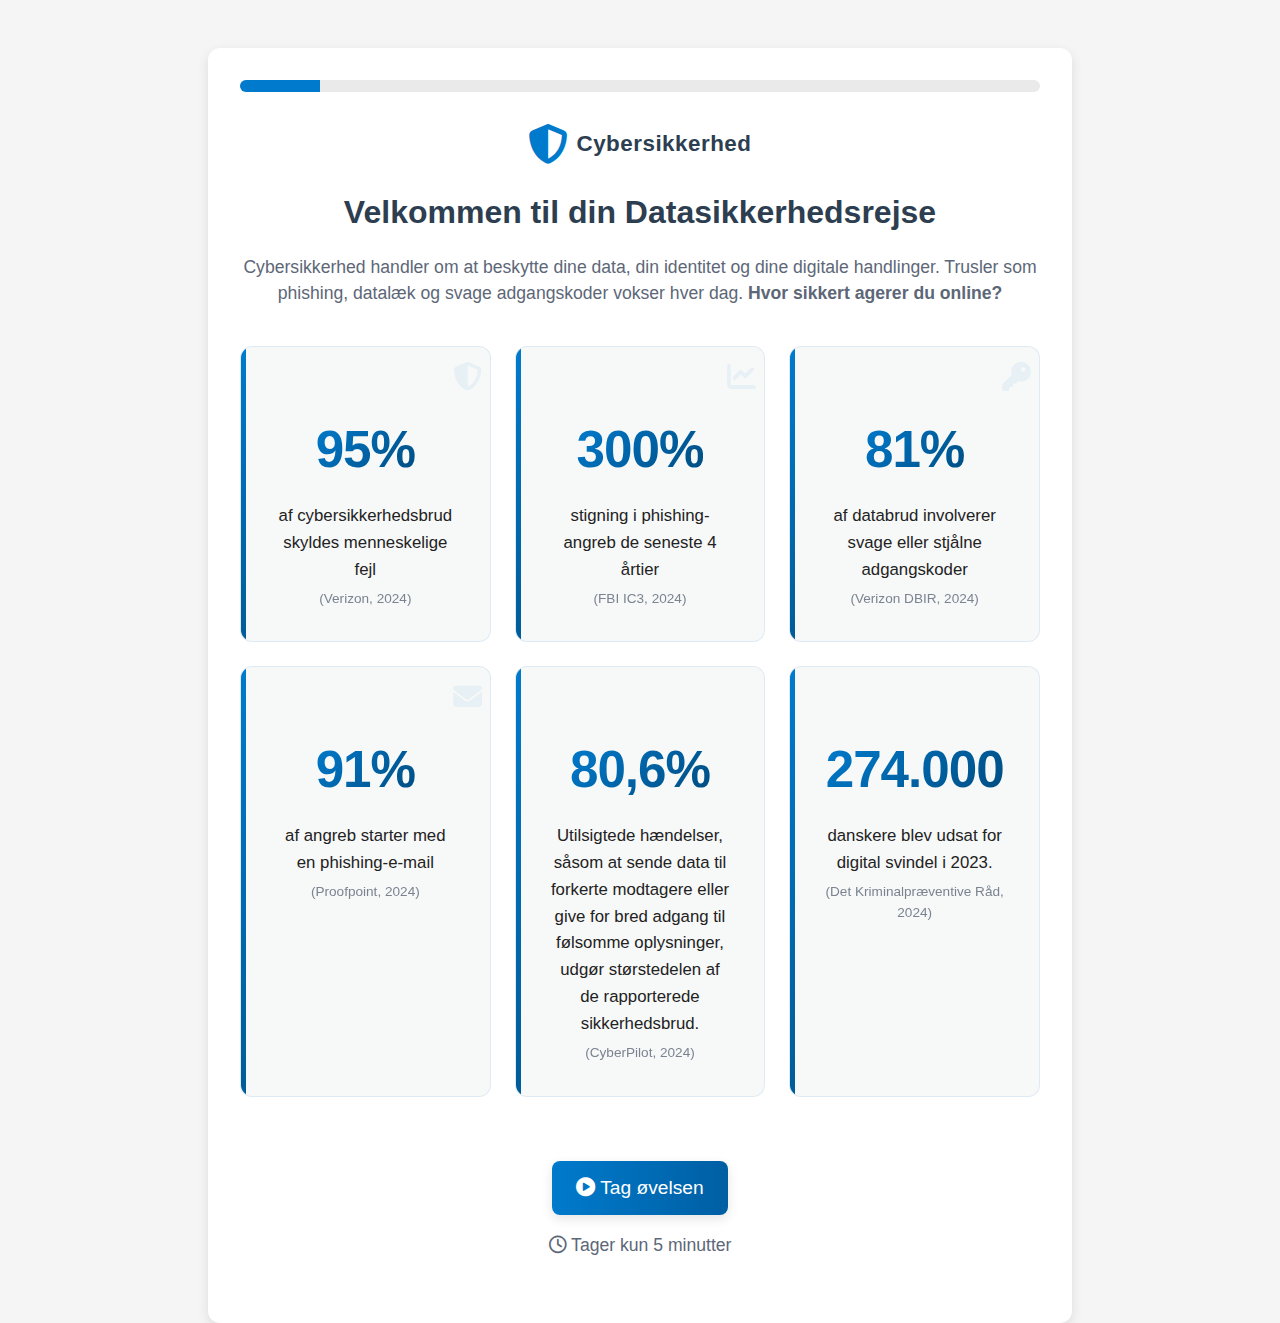
<file: index.html>
<!--
  Cybersikkerhed Awareness Platform
  Forside / Landing Page
  
  Denne side fungerer som hovedindgangen til cybersikkerhedsøvelsen.
  Den indeholder:
  - Introduktion til cybersikkerhedstrusler
  - Statistikker om digitale sikkerhedsbrud
  - Start knap til at begynde øvelsen
-->

<!DOCTYPE html>
<html lang="da">
<head>
  <meta charset="UTF-8">
  <meta name="viewport" content="width=device-width, initial-scale=1">
  <meta name="description" content="Lær om cybersikkerhed og beskyt dine digitale data. Tag vores øvelse og test din viden om digitale trusler.">
  <title>Velkommen - Cybersikkerhed</title>
  <link rel="stylesheet" href="styles/main.css">
  <link rel="stylesheet" href="https://cdnjs.cloudflare.com/ajax/libs/font-awesome/6.4.0/css/all.min.css">
</head>

<body>
  <main class="landing">

    <div class="progress-container">
      <div class="progress-bar" id="progressBar"></div>
    </div>
    
    <div class="logo-container">
      <i class="fas fa-shield-alt"></i>
      <span>Cybersikkerhed</span>
    </div>

    <h1>Velkommen til din Datasikkerhedsrejse</h1>
    <p>Cybersikkerhed handler om at beskytte dine data, din identitet og dine digitale handlinger. Trusler som phishing, datalæk og svage adgangskoder vokser hver dag. <strong>Hvor sikkert agerer du online?</strong></p>

    <section class="infographic">
      <div class="stat" data-icon="shield-alt">
        <h2>95%</h2>
        <p>af cybersikkerhedsbrud skyldes menneskelige fejl <span class="source">(Verizon, 2024)</span></p>
      </div>
      <div class="stat" data-icon="chart-line">
        <h2>300%</h2>
        <p>stigning i phishing-angreb de seneste 4 årtier <span class="source">(FBI IC3, 2024)</span></p>
      </div>
      <div class="stat" data-icon="key">
        <h2>81%</h2>
        <p>af databrud involverer svage eller stjålne adgangskoder <span class="source">(Verizon DBIR, 2024)</span></p>
      </div>
      <div class="stat" data-icon="envelope">
        <h2>91%</h2>
        <p>af angreb starter med en phishing-e-mail <span class="source">(Proofpoint, 2024)</span></p>
      </div>
      <div class="stat" data-icon="">
        <h2>80,6%</h2>
        <p>Utilsigtede hændelser, såsom at sende data til forkerte modtagere eller give for bred adgang til følsomme oplysninger, udgør størstedelen af de rapporterede sikkerhedsbrud. <span class="source">(CyberPilot, 2024)</span></p>
      </div>
      <div class="stat" data-icon="">
        <h2>274.000 </h2>
        <p>danskere blev udsat for digital svindel i 2023. <span class="source">(Det Kriminalpræventive Råd, 2024)</span></p>
      </div>
    </section>

    <div class="cta-container">
      <button onclick="startExercise()">
        <i class="fas fa-play-circle"></i> Tag øvelsen
      </button>
      <p class="time-estimate"><i class="far fa-clock"></i> Tager kun 5 minutter</p>
    </div>
  </main>

  <script>
    // Animate the progress bar for visual effect
    document.addEventListener('DOMContentLoaded', function() {
      setTimeout(function() {
        document.getElementById('progressBar').style.width = '10%';
      }, 500);
    });
    
    function startExercise() {
      // Animate button when clicked
      const button = event.currentTarget;
      button.classList.add('clicked');
      
      // Redirect after a short delay for animation
      setTimeout(function() {
        window.location.href = 'mail.html';
      }, 300);
    }
  </script>
</body>
</html>
</file>
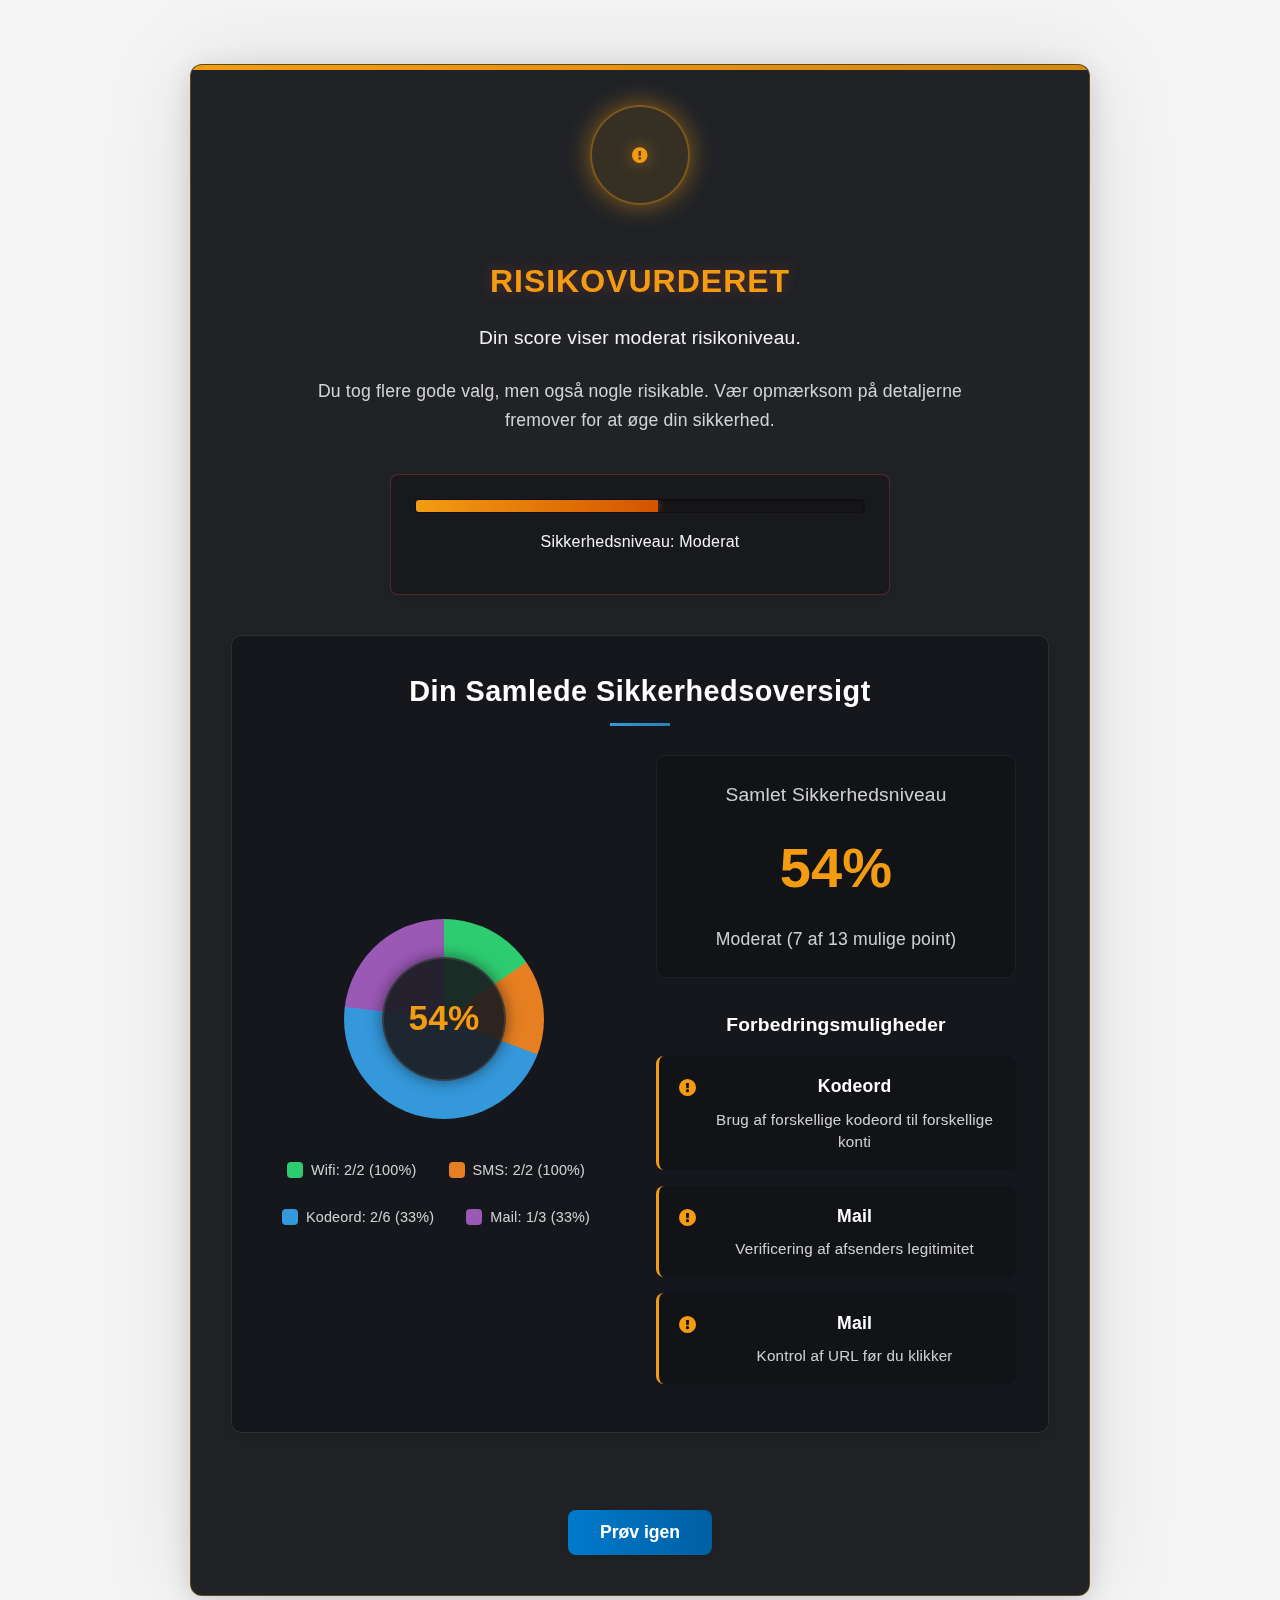
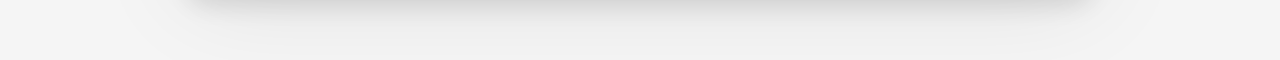
<file: resultat.html>
<!DOCTYPE html>
<html lang="da">
<head>
  <meta charset="UTF-8">
  <meta name="viewport" content="width=device-width, initial-scale=1">
  <title>Resultat – Din Datasikkerhed</title>
  <link rel="stylesheet" href="styles/main.css">
  <link rel="stylesheet" href="https://cdnjs.cloudflare.com/ajax/libs/font-awesome/5.15.4/css/all.min.css">
  <!-- Al styling kommer nu fra styles/main.css, som inkluderer den optimerede _result.scss -->
</head>
<body>
  <main class="result-container">
    <div id="databrud-screen" class="result">
      <!-- Warning Icon og Hovedbesked -->
      <div class="databrud-message">
        <div class="warning-icon">
          <i class="fas fa-exclamation-triangle" id="resultIcon"></i>
        </div>
        <h2 id="resultTitle">Resultat</h2>
        <p id="resultText"></p>
        <p id="explanation"></p>
      </div>

      <!-- Resultat Visualisering -->
      <div class="breach-visualization">
        <div class="breach-data">
          <div class="breach-progress">
            <div class="breach-bar" id="progressBar"></div>
          </div>
          <p>Sikkerhedsniveau: <span id="securityLevel">Analyserer...</span></p>
        </div>
      </div>

      <!-- Samlet Resultatoversigt -->
      <div class="results-dashboard">
        <h3>Din Samlede Sikkerhedsoversigt</h3>
        <div class="dashboard-content">
          <div class="results-chart-container">
            <div class="results-chart" id="resultsChart">
              <!-- Cirkeldiagram vil blive indsat her af JavaScript -->
            </div>
            <div class="chart-legend" id="chartLegend">
              <!-- Forklaring til grafen vil blive indsat her -->
            </div>
          </div>
          <div class="results-summary">
            <div class="total-score" id="totalScoreDisplay">
              <!-- Samlet score vil blive indsat her -->
            </div>
            <div class="improvement-areas" id="improvementAreas">
              <!-- Forbedringsområder vil blive indsat her -->
            </div>
          </div>
        </div>
      </div>

      <!-- Bemærk: Scenarie Performance Oversigt og Personlige Sikkerhedstips er fjernet -->

      <!-- Handlings Knapper -->
      <div class="action-buttons">
        <button id="tryAgainBtn" onclick="restart()" style="margin-top: 2rem; padding: 0.75rem 2rem; font-size: 1.1rem; background: linear-gradient(to right, #007acc, #005fa3); color: white; border: none; border-radius: 8px; cursor: pointer; font-weight: 600; box-shadow: 0 4px 10px rgba(0, 0, 0, 0.1);">Prøv igen</button>
      </div>
    </div>
  </main>

  <script src="js/resultat.js"></script>
</body>
</html>
</file>
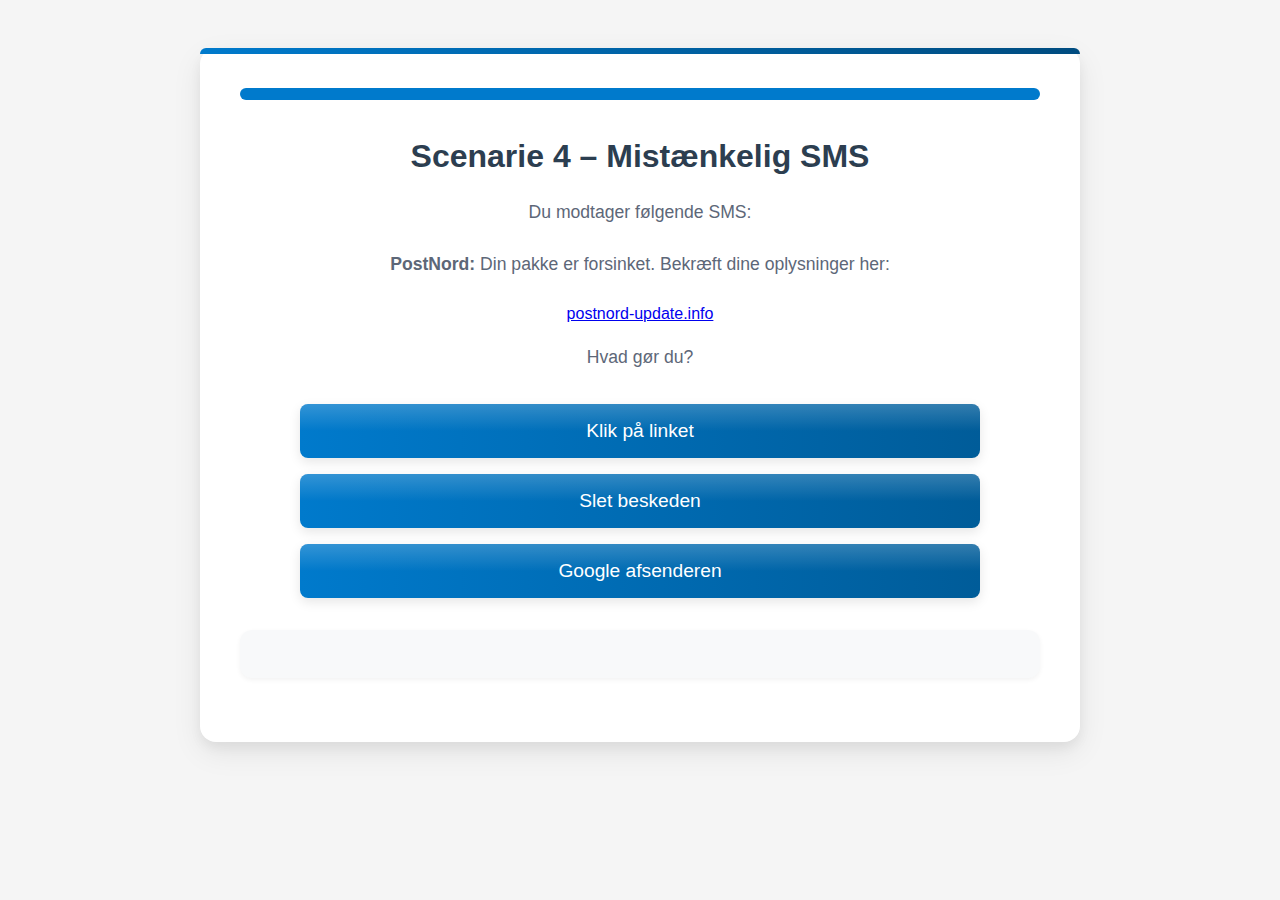
<file: sms.html>
<!DOCTYPE html>
<html lang="da">
<head>
  <meta charset="UTF-8">
  <meta name="viewport" content="width=device-width, initial-scale=1">
  <title>Scenarie 4 – Mistænkelig SMS</title>
  <link rel="stylesheet" href="styles/main.css">
  <link rel="stylesheet" href="styles/databrud-enhanced.css">
  <link rel="stylesheet" href="https://cdnjs.cloudflare.com/ajax/libs/font-awesome/6.4.0/css/all.min.css">
</head>
<body>
  <main class="sms">

    <div class="progress-container">
      <div class="progress-bar" id="progressBar"></div>
    </div>
    
    <h1>Scenarie 4 – Mistænkelig SMS</h1>
    <p>Du modtager følgende SMS:</p>

    <div class="sms-message">
      <p><strong>PostNord:</strong> Din pakke er forsinket. Bekræft dine oplysninger her:</p>
      <a href="#">postnord-update.info</a>
    </div>

    <p>Hvad gør du?</p>

    <div class="sms-options">
      <button onclick="chooseOption('click')">Klik på linket</button>
      <button onclick="chooseOption('delete')">Slet beskeden</button>
      <button onclick="chooseOption('google')">Google afsenderen</button>
    </div>

    <p id="feedback"></p>
    
    <button id="result-btn" onclick="goToResult()" style="display: none; margin-top: 2rem; padding: 0.75rem 2rem; font-size: 1.1rem; background: linear-gradient(to right, #007acc, #005fa3); color: white; border: none; border-radius: 8px; cursor: pointer; font-weight: 600; box-shadow: 0 4px 10px rgba(0, 0, 0, 0.1);">Se resultat</button>
    
    <!-- Databrud-skærm (vises kun ved forkert valg) -->
    <div id="databrud-screen" style="display: none;">
      <div class="databrud-message">
        <div class="warning-icon">
          <i class="fas fa-exclamation-triangle"></i>
        </div>
        <h2>Databrud!</h2>
        <p>Du har klikket på et farligt phishing-link. Din enhed og dine personlige oplysninger er nu i fare.</p>
      </div>
      
      <div class="password-requirements" id="databrud-requirements">
        <h3>Sikkerhedsrisici ved phishing:</h3>
        <div id="failed-requirements">
          <div class="requirement">
            <div class="icon"><i class="fas fa-times-circle"></i></div>
            <div class="text">Afsløring af personlige oplysninger</div>
          </div>
          <div class="requirement">
            <div class="icon"><i class="fas fa-times-circle"></i></div>
            <div class="text">Installation af skadelig software på din enhed</div>
          </div>
          <div class="requirement">
            <div class="icon"><i class="fas fa-times-circle"></i></div>
            <div class="text">Risiko for identitetstyveri</div>
          </div>
        </div>
      </div>
      
      <div class="password-tips" id="passwordTips" style="display: block;">
        <h3>Sådan genkender du phishing-beskeder:</h3>
        <div class="tips-content">
          <div class="tip-item good">
            <i class="fas fa-check-circle"></i>
            <p><strong>Tjek afsenderens e-mail eller telefonnummer</strong> - Officielle virksomheder bruger deres egne domæner.</p>
          </div>
          <div class="tip-item good">
            <i class="fas fa-check-circle"></i>
            <p><strong>Vær skeptisk overfor links</strong> - Hold musen over links (eller tryk længe på mobil) for at se den rigtige destination.</p>
          </div>
          <div class="tip-item good">
            <i class="fas fa-check-circle"></i>
            <p><strong>Se efter stavefejl og dårlig grammatik</strong> - Professionelle virksomheder har korrekturlæsere.</p>
          </div>
          <div class="tip-item good">
            <i class="fas fa-check-circle"></i>
            <p><strong>Vær opsærksom på aggressiv tone</strong> - Trusler eller ekstrem hastværk er advarselstegn.</p>
          </div>
        </div>
      </div>
      
      <div class="action-buttons">
        <button id="tryAgainBtn" onclick="window.location.reload()">Prøv igen</button>
      </div>
    </div>
  </main>

  <script src="js/sms.js"></script>
</body>
</html>
</file>
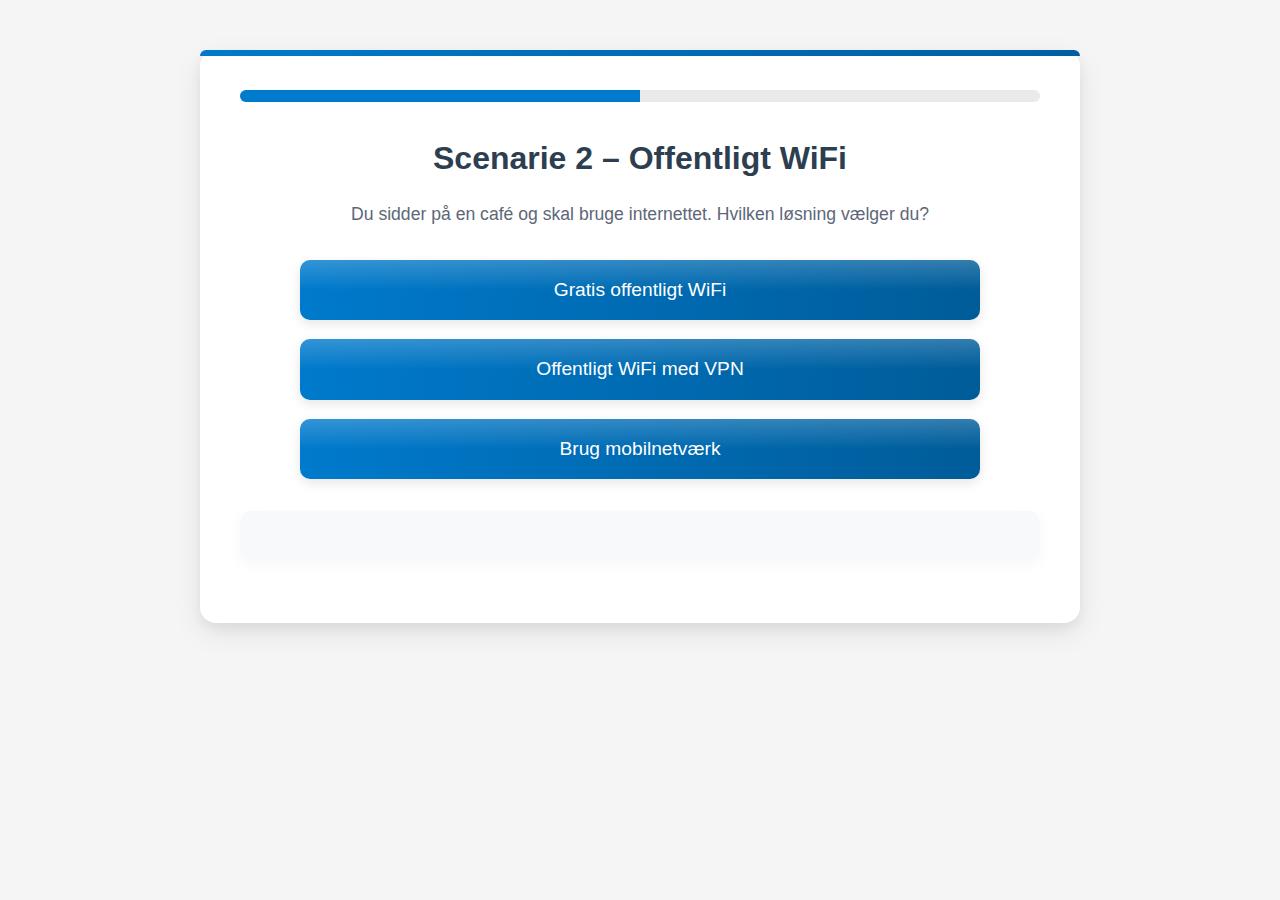
<file: wifi.html>
<!DOCTYPE html>
<html lang="da">
<head>
  <meta charset="UTF-8">
  <meta name="viewport" content="width=device-width, initial-scale=1">
  <title>Scenarie 2 – Offentligt WiFi</title>
  <link rel="stylesheet" href="styles/main.css">
  <link rel="stylesheet" href="styles/databrud-enhanced.css">
  <link rel="stylesheet" href="https://cdnjs.cloudflare.com/ajax/libs/font-awesome/6.4.0/css/all.min.css">
</head>
<body>
  <main class="wifi">
    
    <div class="progress-container">
      <div class="progress-bar" id="progressBar"></div>
    </div>

    <h1>Scenarie 2 – Offentligt WiFi</h1>
    <p>Du sidder på en café og skal bruge internettet. Hvilken løsning vælger du?</p>

    <div class="wifi-options">
        <button onclick="chooseOption('unsafe')">Gratis offentligt WiFi</button>
        <button onclick="chooseOption('vpn')">Offentligt WiFi med VPN</button>
        <button onclick="chooseOption('mobile')">Brug mobilnetværk</button>
      </div>
      
      <p id="feedback"></p>

    <button id="nextBtn" style="display: none;" onclick="goToNextScenario()">Videre til næste scenarie</button>
  </main>

  <script src="js/wifi.js"></script>
</body>
</html>
</file>
<file: styles/main.css>
@charset "UTF-8";
/**
 * Main.scss - Hovedstyling for Cybersikkerhedsprojekt
 * ============================================
 *
 * Indholdsfortegnelse:
 * -------------------
 * 1. Base Styling
 *    - Reset/Normalize
 *    - Typography
 *    - Farver og variabler
 *    - Grid system
 * 
 * 2. Layout Komponenter
 *    - Header
 *    - Navigation
 *    - Main content
 *    - Footer
 * 
 * 3. Moduler
 *    - Knapper
 *    - Kort
 *    - Formularer
 *    - Alerts
 * 
 * 4. Scenarier
 *    - Mail (_mail.scss)
 *    - WiFi (_wifi.scss)
 *    - SMS (_sms.scss)
 *    - Kodeord (_kodeord.scss)
 *    - Resultat (_result.scss)
 * 
 * 5. Utilities
 *    - Spacing
 *    - Flexbox helpers
 *    - Tekst utilities
 * 
 * 6. Responsivt Design
 *    - Breakpoints
 *    - Media queries
 *    - Print styles
 *
 * Metodologi:
 * -----------
 * - BEM navngivning
 * - Mobile-first approach
 * - SCSS moduler og partials
 * - Responsive units (rem/em)
 */
:root {
  --primary: #007acc;
  --primary-hover: #005fa3;
  --secondary: #2ecc71;
  --secondary-hover: #27ae60;
  --danger: #e74c3c;
  --danger-hover: #c0392b;
  --warning: #f39c12;
  --warning-hover: #d35400;
  --info: #3498db;
  --info-hover: #2980b9;
  --success: #2ecc71;
  --success-hover: #27ae60;
  --bg: #f5f5f5;
  --white: #ffffff;
  --text: #222222;
}

body {
  font-family: Arial, sans-serif;
  background: #f5f5f5;
  color: #222222;
  margin: 0;
  padding: 0;
  line-height: 1.5;
}

button, .btn {
  background: #007acc;
  color: #ffffff;
  border: none;
  padding: 1rem 1.5rem;
  border-radius: 8px;
  font-size: 1.2rem;
  cursor: pointer;
  transition: all 0.3s ease;
  font-weight: 500;
}
button:hover, .btn:hover {
  background: #005fa3;
}

.btn-primary {
  background: #007acc;
  color: #ffffff;
  border: none;
  padding: 1rem 1.5rem;
  border-radius: 8px;
  font-size: 1.2rem;
  cursor: pointer;
  transition: all 0.3s ease;
  font-weight: 500;
}
.btn-primary:hover {
  background: #005fa3;
}

.btn-secondary {
  background: #2ecc71;
  color: #ffffff;
  border: none;
  padding: 1rem 1.5rem;
  border-radius: 8px;
  font-size: 1.2rem;
  cursor: pointer;
  transition: all 0.3s ease;
  font-weight: 500;
}
.btn-secondary:hover {
  background: #27ae60;
}

.btn-danger {
  background: #e74c3c;
  color: #ffffff;
  border: none;
  padding: 1rem 1.5rem;
  border-radius: 8px;
  font-size: 1.2rem;
  cursor: pointer;
  transition: all 0.3s ease;
  font-weight: 500;
}
.btn-danger:hover {
  background: #c0392b;
}

.btn-warning {
  background: #f39c12;
  color: #ffffff;
  border: none;
  padding: 1rem 1.5rem;
  border-radius: 8px;
  font-size: 1.2rem;
  cursor: pointer;
  transition: all 0.3s ease;
  font-weight: 500;
}
.btn-warning:hover {
  background: #d35400;
}

.btn-gradient-primary {
  background: transparent;
  color: #ffffff;
  border: none;
  padding: 1rem 1.5rem;
  border-radius: 8px;
  font-size: 1.2rem;
  cursor: pointer;
  transition: all 0.3s ease;
  font-weight: 500;
  background: linear-gradient(90deg, #007acc, #005fa3);
  box-shadow: 0 4px 12px rgba(0, 0, 0, 0.1);
}
.btn-gradient-primary:hover {
  background: #005fa3;
}
.btn-gradient-primary:hover {
  transform: translateY(-2px);
  box-shadow: 0 6px 15px rgba(0, 0, 0, 0.15);
}
.btn-gradient-primary:active {
  transform: translateY(1px);
  box-shadow: 0 2px 8px rgba(0, 0, 0, 0.1);
}

.btn-gradient-danger {
  background: transparent;
  color: #ffffff;
  border: none;
  padding: 1rem 1.5rem;
  border-radius: 8px;
  font-size: 1.2rem;
  cursor: pointer;
  transition: all 0.3s ease;
  font-weight: 500;
  background: linear-gradient(90deg, #e74c3c, #c0392b);
  box-shadow: 0 4px 12px rgba(0, 0, 0, 0.1);
}
.btn-gradient-danger:hover {
  background: #005fa3;
}
.btn-gradient-danger:hover {
  transform: translateY(-2px);
  box-shadow: 0 6px 15px rgba(0, 0, 0, 0.15);
}
.btn-gradient-danger:active {
  transform: translateY(1px);
  box-shadow: 0 2px 8px rgba(0, 0, 0, 0.1);
}

.btn-gradient-success {
  background: transparent;
  color: #ffffff;
  border: none;
  padding: 1rem 1.5rem;
  border-radius: 8px;
  font-size: 1.2rem;
  cursor: pointer;
  transition: all 0.3s ease;
  font-weight: 500;
  background: linear-gradient(90deg, #2ecc71, #27ae60);
  box-shadow: 0 4px 12px rgba(0, 0, 0, 0.1);
}
.btn-gradient-success:hover {
  background: #005fa3;
}
.btn-gradient-success:hover {
  transform: translateY(-2px);
  box-shadow: 0 6px 15px rgba(0, 0, 0, 0.15);
}
.btn-gradient-success:active {
  transform: translateY(1px);
  box-shadow: 0 2px 8px rgba(0, 0, 0, 0.1);
}

input[type=password],
input[type=text],
input[type=email],
input[type=number],
select,
textarea {
  width: 80%;
  padding: 0.5rem;
  margin-bottom: 1rem;
  border-radius: 8px;
  border: 1px solid #dddddd;
  font-size: 1.2rem;
  transition: all 0.2s ease;
}
input[type=password]:focus,
input[type=text]:focus,
input[type=email]:focus,
input[type=number]:focus,
select:focus,
textarea:focus {
  outline: none;
  border-color: #007acc;
  box-shadow: 0 0 0 3px rgba(0, 122, 204, 0.2);
}

.progress-container {
  width: 100%;
  background-color: #eaeaea;
  height: 12px;
  border-radius: 8px;
  overflow: hidden;
  margin-bottom: 2rem;
}

.progress-bar {
  height: 100%;
  width: 0%;
  background-color: #007acc;
  transition: width 0.5s ease-in-out;
}

.card {
  background: #ffffff;
  padding: 2rem;
  border-radius: 12px;
  box-shadow: 0 4px 12px rgba(0, 0, 0, 0.1);
}

.alert {
  padding: 1rem;
  margin-bottom: 1.5rem;
  border-radius: 8px;
  border-left: 4px solid;
}
.alert-primary {
  background-color: rgba(0, 122, 204, 0.1);
  border-left-color: #007acc;
}
.alert-success {
  background-color: rgba(46, 204, 113, 0.1);
  border-left-color: #2ecc71;
}
.alert-danger {
  background-color: rgba(231, 76, 60, 0.1);
  border-left-color: #e74c3c;
}
.alert-warning {
  background-color: rgba(243, 156, 18, 0.1);
  border-left-color: #f39c12;
}

.badge {
  display: inline-block;
  padding: 0.25rem 0.5rem;
  font-size: 0.75rem;
  font-weight: 700;
  line-height: 1;
  text-align: center;
  white-space: nowrap;
  vertical-align: baseline;
  border-radius: 4px;
}
.badge-primary {
  background-color: #007acc;
  color: #ffffff;
}
.badge-secondary {
  background-color: #2ecc71;
  color: #ffffff;
}
.badge-danger {
  background-color: #e74c3c;
  color: #ffffff;
}
.badge-success {
  background-color: #2ecc71;
  color: #ffffff;
}
.badge-warning {
  background-color: #f39c12;
  color: #ffffff;
}

.wifi {
  max-width: 800px;
  margin: auto;
  margin-top: 50px;
  background: #fff;
  padding: 2.5rem;
  border-radius: 16px;
  text-align: center;
  box-shadow: 0 10px 30px rgba(0, 0, 0, 0.08), 0 6px 12px rgba(0, 0, 0, 0.05);
  position: relative;
  transition: all 0.3s ease;
  /* Branding element */
  /* Databrud skærm styling - professionel design */
}
.wifi:before {
  content: "";
  position: absolute;
  top: 0;
  left: 0;
  width: 100%;
  height: 6px;
  background: linear-gradient(90deg, var(--primary), var(--primary-hover));
  border-radius: 16px 16px 0 0;
}
.wifi h1 {
  color: #2c3e50;
  font-weight: 700;
  margin-bottom: 0.8rem;
  font-size: 2rem;
}
.wifi p {
  color: #5d6778;
  font-size: 1.1rem;
  margin-bottom: 1.5rem;
  line-height: 1.6;
}
.wifi .wifi-options {
  display: flex;
  flex-direction: column;
  gap: 1.2rem;
  margin: 2rem 0;
  max-width: 85%;
  margin: 2rem auto;
}
.wifi .wifi-options button {
  padding: 1.2rem;
  font-size: 1.2rem;
  border-radius: 10px;
  border: none;
  background: linear-gradient(90deg, #007acc, #005c99);
  color: #fff;
  cursor: pointer;
  transition: all 0.3s ease;
  box-shadow: 0 4px 12px rgba(0, 0, 0, 0.1);
  font-weight: 500;
  position: relative;
  overflow: hidden;
}
.wifi .wifi-options button::before {
  content: "";
  position: absolute;
  top: 0;
  left: 0;
  width: 100%;
  height: 100%;
  background: linear-gradient(to bottom, rgba(255, 255, 255, 0.2) 0%, rgba(255, 255, 255, 0) 50%);
}
.wifi .wifi-options button:hover {
  background: linear-gradient(90deg, #005fa3, #004170);
  transform: translateY(-2px);
  box-shadow: 0 6px 15px rgba(0, 0, 0, 0.15);
}
.wifi .wifi-options button:active {
  transform: translateY(1px);
  box-shadow: 0 2px 8px rgba(0, 0, 0, 0.1);
}
.wifi #feedback {
  font-size: 1.1rem;
  margin-top: 2rem;
  padding: 1.5rem;
  background-color: #f8f9fa;
  border-radius: 12px;
  box-shadow: 0 5px 15px rgba(0, 0, 0, 0.04);
  transition: all 0.3s ease;
}
.wifi #feedback.success {
  background: rgba(46, 204, 113, 0.05);
  border-radius: 12px;
  border: 1px solid rgba(46, 204, 113, 0.2);
  overflow: hidden;
  padding: 0;
}
.wifi #feedback.success .success-message {
  display: flex;
  align-items: stretch;
  background: linear-gradient(145deg, rgba(255, 255, 255, 0.9), rgba(255, 255, 255, 0.97));
  box-shadow: 0 8px 25px rgba(0, 0, 0, 0.08);
  border-radius: 11px;
  overflow: hidden;
  animation: fadeInUp 0.5s ease-out forwards;
  border: 1px solid rgba(46, 204, 113, 0.15);
}
.wifi #feedback.success .success-message .success-icon {
  display: flex;
  align-items: center;
  justify-content: center;
  width: 120px;
  background: linear-gradient(145deg, #27ae60, #2ecc71);
  box-shadow: inset 0 0 30px rgba(0, 0, 0, 0.1);
  position: relative;
  overflow: hidden;
}
.wifi #feedback.success .success-message .success-icon::before {
  content: "";
  position: absolute;
  top: 0;
  left: 0;
  width: 100%;
  height: 100%;
  background: linear-gradient(to bottom right, rgba(255, 255, 255, 0.2) 0%, rgba(255, 255, 255, 0) 60%);
  z-index: 1;
}
.wifi #feedback.success .success-message .success-icon i {
  color: white;
  font-size: 3rem;
  filter: drop-shadow(0 2px 5px rgba(0, 0, 0, 0.2));
  z-index: 2;
  animation: pulseIcon 2s infinite ease-in-out;
}
.wifi #feedback.success .success-message .success-content {
  flex: 1;
  padding: 1.8rem 2rem;
  text-align: left;
}
.wifi #feedback.success .success-message .success-content h3 {
  margin: 0 0 0.7rem;
  font-size: 1.5rem;
  font-weight: 700;
  color: #2c3e50;
  position: relative;
  display: inline-block;
}
.wifi #feedback.success .success-message .success-content h3::after {
  content: "";
  position: absolute;
  bottom: -4px;
  left: 0;
  width: 50px;
  height: 3px;
  background: linear-gradient(90deg, #27ae60, rgba(46, 204, 113, 0.5));
  border-radius: 2px;
}
.wifi #feedback.success .success-message .success-content p {
  color: #5d6778;
  margin: 0 0 1.5rem;
  line-height: 1.5;
}
.wifi #feedback.success .success-message .success-content .security-meter {
  background: rgba(240, 242, 245, 0.8);
  border-radius: 8px;
  padding: 0.8rem 1.2rem;
  margin-bottom: 1.5rem;
  border: 1px solid rgba(0, 0, 0, 0.04);
  display: flex;
  align-items: center;
  flex-wrap: wrap;
  gap: 0.5rem 1rem;
  box-shadow: 0 2px 8px rgba(0, 0, 0, 0.03);
}
.wifi #feedback.success .success-message .success-content .security-meter .meter-label {
  font-weight: 600;
  font-size: 0.9rem;
  color: #7f8c8d;
  min-width: 120px;
}
.wifi #feedback.success .success-message .success-content .security-meter .meter-bar {
  flex: 1;
  height: 12px;
  background: rgba(189, 195, 199, 0.3);
  border-radius: 6px;
  overflow: hidden;
}
.wifi #feedback.success .success-message .success-content .security-meter .meter-bar .meter-fill {
  height: 100%;
  width: 0;
  transition: width 1.2s cubic-bezier(0.22, 1, 0.36, 1);
  position: relative;
  border-radius: 6px;
}
.wifi #feedback.success .success-message .success-content .security-meter .meter-bar .meter-fill.vpn-level {
  background: linear-gradient(90deg, #3498db, #2980b9);
  box-shadow: 0 0 8px rgba(52, 152, 219, 0.5);
}
.wifi #feedback.success .success-message .success-content .security-meter .meter-bar .meter-fill.mobile-level {
  background: linear-gradient(90deg, #27ae60, #2ecc71);
  box-shadow: 0 0 8px rgba(46, 204, 113, 0.5);
}
.wifi #feedback.success .success-message .success-content .security-meter .meter-bar .meter-fill::after {
  content: "";
  position: absolute;
  top: 0;
  left: 0;
  width: 100%;
  height: 100%;
  background: linear-gradient(to bottom, rgba(255, 255, 255, 0.3) 0%, rgba(255, 255, 255, 0) 60%);
}
.wifi #feedback.success .success-message .success-content .security-meter .meter-value {
  font-weight: 700;
  margin-left: auto;
  font-size: 0.95rem;
  color: #2c3e50;
  padding: 0.3rem 0.8rem;
  background: white;
  border-radius: 100px;
  box-shadow: 0 2px 6px rgba(0, 0, 0, 0.08);
  border: 1px solid rgba(0, 0, 0, 0.05);
}
.wifi #feedback.success .success-message .success-content .success-details {
  display: grid;
  grid-template-columns: repeat(auto-fit, minmax(180px, 1fr));
  gap: 1rem;
}
.wifi #feedback.success .success-message .success-content .success-details .detail-item {
  display: flex;
  align-items: center;
  gap: 0.6rem;
  background: white;
  padding: 0.8rem 1rem;
  border-radius: 8px;
  box-shadow: 0 2px 8px rgba(0, 0, 0, 0.05);
  border: 1px solid rgba(0, 0, 0, 0.03);
}
.wifi #feedback.success .success-message .success-content .success-details .detail-item i {
  color: #2ecc71;
  font-size: 1.1rem;
}
.wifi #feedback.success .success-message .success-content .success-details .detail-item span {
  font-size: 0.95rem;
  color: #34495e;
  font-weight: 500;
}
.wifi #feedback.error {
  background: rgba(231, 76, 60, 0.1);
  border-left: 4px solid #e74c3c;
  border-radius: 0 8px 8px 0;
}
.wifi #feedback.error strong {
  color: #e74c3c;
}
.wifi #databrud-screen {
  background-color: rgba(25, 27, 31, 0.97);
  border-radius: 12px;
  box-shadow: 0 6px 30px rgba(255, 0, 0, 0.15), 0 0 100px rgba(255, 0, 0, 0.1);
  padding: 2.5rem;
  -webkit-backdrop-filter: blur(10px);
          backdrop-filter: blur(10px);
  border: 1px solid rgba(220, 53, 69, 0.3);
  position: relative;
  overflow: hidden;
  margin: 2rem auto;
}
.wifi #databrud-screen::before {
  content: "";
  position: absolute;
  top: 0;
  left: 0;
  width: 100%;
  height: 5px;
  background: linear-gradient(90deg, #e74c3c, #bf2718);
  z-index: 1;
}
.wifi #databrud-screen .databrud-message {
  text-align: center;
  margin-bottom: 2.5rem;
  position: relative;
}
.wifi #databrud-screen .databrud-message .warning-icon {
  position: relative;
  width: 96px;
  height: 96px;
  margin: 0 auto 1.5rem;
  display: flex;
  justify-content: center;
  align-items: center;
  background: rgba(231, 76, 60, 0.1);
  border-radius: 50%;
  border: 2px solid rgba(231, 76, 60, 0.3);
  box-shadow: 0 0 25px rgba(231, 76, 60, 0.5);
}
.wifi #databrud-screen .databrud-message .warning-icon::after {
  content: "";
  position: absolute;
  width: 100%;
  height: 100%;
  border-radius: 50%;
  border: 2px solid rgba(231, 76, 60, 0.1);
  animation: pulse-ring 1.5s ease-out infinite;
}
.wifi #databrud-screen .databrud-message .warning-icon i {
  font-size: 3.5rem;
  color: #e74c3c;
  filter: drop-shadow(0 0 8px rgba(231, 76, 60, 0.5));
  animation: pulse 2s infinite;
}
.wifi #databrud-screen .databrud-message h2 {
  color: #e74c3c;
  margin-bottom: 1rem;
  font-size: 2.8rem;
  font-weight: 700;
  text-transform: uppercase;
  letter-spacing: 1px;
  text-shadow: 0 0 15px rgba(231, 76, 60, 0.3);
  position: relative;
  display: inline-block;
}
.wifi #databrud-screen .databrud-message p {
  margin-bottom: 1.5rem;
  font-size: 1.1rem;
  line-height: 1.6;
  max-width: 85%;
  margin: 0 auto 2rem;
  color: rgba(255, 255, 255, 0.9);
}
.wifi #databrud-screen .breach-visualization {
  max-width: 500px;
  margin: 0 auto;
  background: rgba(231, 76, 60, 0.1);
  margin-bottom: 2.5rem;
}
.wifi #databrud-screen .breach-visualization .breach-data {
  padding: 1.25rem;
  background-color: rgba(0, 0, 0, 0.3);
  border-radius: 8px;
  border: 1px solid rgba(220, 53, 69, 0.3);
  box-shadow: 0 4px 15px rgba(0, 0, 0, 0.2);
  position: relative;
  overflow: hidden;
}
.wifi #databrud-screen .breach-visualization .breach-data::before {
  content: "";
  position: absolute;
  top: 0;
  left: 0;
  width: 100%;
  height: 100%;
  background: url('data:image/svg+xml;utf8,<svg xmlns="http://www.w3.org/2000/svg" width="20" height="20" viewBox="0 0 20 20"><rect width="2" height="2" fill="%23FF3B30" opacity="0.05"/></svg>');
  opacity: 0.2;
  z-index: 0;
}
.wifi #databrud-screen .breach-visualization .breach-data .breach-progress {
  height: 12px;
  background-color: rgba(20, 20, 20, 0.5);
  border-radius: 6px;
  overflow: hidden;
  margin-bottom: 0.75rem;
  box-shadow: inset 0 1px 3px rgba(0, 0, 0, 0.3);
  position: relative;
  z-index: 1;
  border: 1px solid rgba(0, 0, 0, 0.2);
}
.wifi #databrud-screen .breach-visualization .breach-data .breach-progress .breach-bar {
  height: 100%;
  width: 0%;
  background: linear-gradient(90deg, #e74c3c, #d62c1a);
  box-shadow: 0 0 8px rgba(231, 76, 60, 0.5);
  transition: width 2s cubic-bezier(0.22, 1, 0.36, 1);
  position: relative;
}
.wifi #databrud-screen .breach-visualization .breach-data .breach-progress .breach-bar::after {
  content: "";
  position: absolute;
  top: 0;
  left: 0;
  width: 100%;
  height: 100%;
  background: linear-gradient(to bottom, rgba(255, 255, 255, 0.2) 0%, rgba(255, 255, 255, 0) 50%);
}
.wifi #databrud-screen .breach-visualization .breach-data p {
  margin: 0;
  font-size: 0.95rem;
  color: rgba(255, 255, 255, 0.9);
  text-align: right;
  font-weight: 500;
  position: relative;
  z-index: 1;
  display: flex;
  align-items: center;
  justify-content: flex-end;
}
.wifi #databrud-screen .breach-visualization .breach-data p span {
  font-weight: 700;
  color: #e74c3c;
  margin-left: 5px;
  text-shadow: 0 0 5px rgba(231, 76, 60, 0.3);
}
.wifi #databrud-screen .data-compromised,
.wifi #databrud-screen .secure-options {
  background-color: rgba(0, 0, 0, 0.3);
  border-radius: 8px;
  padding: 1.5rem;
  margin-bottom: 2rem;
  text-align: left;
  border: 1px solid rgba(220, 53, 69, 0.3);
}
.wifi #databrud-screen .data-compromised h3,
.wifi #databrud-screen .secure-options h3 {
  color: rgba(255, 255, 255, 0.9);
  margin-top: 0;
  margin-bottom: 1rem;
  font-size: 1.4rem;
  font-weight: 600;
}
.wifi #databrud-screen .data-compromised p,
.wifi #databrud-screen .secure-options p {
  color: rgba(255, 255, 255, 0.9);
  margin-bottom: 1rem;
  text-align: left;
}
.wifi #databrud-screen .data-compromised ul,
.wifi #databrud-screen .secure-options ul {
  list-style-type: none;
  padding-left: 0;
  margin-bottom: 0;
}
.wifi #databrud-screen .data-compromised ul li,
.wifi #databrud-screen .secure-options ul li {
  display: flex;
  align-items: center;
  margin-bottom: 0.8rem;
  color: rgba(255, 255, 255, 0.9);
  font-size: 1.05rem;
}
.wifi #databrud-screen .data-compromised ul li i,
.wifi #databrud-screen .secure-options ul li i {
  margin-right: 10px;
  font-size: 1.1rem;
}
.wifi #databrud-screen .data-compromised ul li i.fa-times-circle,
.wifi #databrud-screen .secure-options ul li i.fa-times-circle {
  color: #e74c3c;
}
.wifi #databrud-screen .data-compromised ul li i.fa-check-circle,
.wifi #databrud-screen .secure-options ul li i.fa-check-circle {
  color: #2ecc71;
}
.wifi #databrud-screen .data-compromised ul li strong,
.wifi #databrud-screen .secure-options ul li strong {
  font-weight: 600;
}
.wifi #databrud-screen .next-btn,
.wifi #databrud-screen .action-buttons {
  margin-top: 2rem;
  text-align: center;
}
.wifi #databrud-screen .next-btn {
  border: none;
  color: white;
  font-weight: 600;
  font-size: 1.05rem;
  padding: 1rem 2.5rem;
  border-radius: 50px;
  cursor: pointer;
  transition: all 0.4s cubic-bezier(0.19, 1, 0.22, 1);
  display: flex;
  align-items: center;
  justify-content: center;
  gap: 0.8rem;
  margin: 2.5rem auto 0.5rem;
  box-shadow: 0 6px 15px rgba(0, 0, 0, 0.15);
  opacity: 0;
  transform: translateY(20px);
  position: relative;
  overflow: hidden;
}
.wifi #databrud-screen .next-btn i {
  font-size: 1rem;
  transition: transform 0.3s ease;
}
.wifi #databrud-screen .next-btn::before {
  content: "";
  position: absolute;
  top: 0;
  left: 0;
  width: 100%;
  height: 100%;
  background: linear-gradient(to bottom, rgba(255, 255, 255, 0.15) 0%, rgba(255, 255, 255, 0) 50%);
  z-index: 1;
}
.wifi #databrud-screen .next-btn:hover {
  transform: translateY(-3px) !important;
  box-shadow: 0 10px 20px rgba(0, 0, 0, 0.2);
}
.wifi #databrud-screen .next-btn:hover i {
  transform: translateX(4px);
}
.wifi #databrud-screen .next-btn:active {
  transform: translateY(0) !important;
  box-shadow: 0 5px 10px rgba(0, 0, 0, 0.15);
}
.wifi #databrud-screen .next-btn.vpn-next {
  background: linear-gradient(90deg, #3498db, #2980b9);
}
.wifi #databrud-screen .next-btn.vpn-next:hover {
  background: linear-gradient(90deg, #2980b9, #2573a7);
}
.wifi #databrud-screen .next-btn.mobile-next {
  background: linear-gradient(90deg, #27ae60, #2ecc71);
}
.wifi #databrud-screen .next-btn.mobile-next:hover {
  background: linear-gradient(90deg, #2ecc71, #27ae60);
}
.wifi #databrud-screen .action-buttons .primary-btn {
  background: linear-gradient(90deg, #3498db, #2980b9);
  color: white;
  border: none;
  padding: 0.8rem 2.5rem;
  font-size: 1.1rem;
  border-radius: 8px;
  cursor: pointer;
  font-weight: 500;
  transition: all 0.3s ease;
  box-shadow: 0 4px 15px rgba(0, 0, 0, 0.2);
}
.wifi #databrud-screen .action-buttons .primary-btn:hover {
  transform: translateY(-2px);
  box-shadow: 0 6px 20px rgba(0, 0, 0, 0.25);
}
.wifi #databrud-screen .action-buttons .primary-btn:active {
  transform: translateY(1px);
}
@keyframes pulse {
  0% {
    transform: scale(1);
  }
  50% {
    transform: scale(1.05);
  }
  100% {
    transform: scale(1);
  }
}
@keyframes pulse-ring {
  0% {
    transform: scale(0.95);
    opacity: 0.7;
  }
  50% {
    transform: scale(1.05);
    opacity: 0.3;
  }
  100% {
    transform: scale(0.95);
    opacity: 0.7;
  }
}
@keyframes fadeInUp {
  from {
    opacity: 0;
    transform: translateY(15px);
  }
  to {
    opacity: 1;
    transform: translateY(0);
  }
}
@keyframes pulseIcon {
  0% {
    transform: scale(1);
    opacity: 1;
  }
  50% {
    transform: scale(1.1);
    opacity: 0.9;
  }
  100% {
    transform: scale(1);
    opacity: 1;
  }
}

.sms {
  max-width: 800px;
  margin: auto;
  margin-top: 3rem;
  width: 100%;
  background: #ffffff;
  padding: 2.5rem;
  border-radius: 16px;
  box-shadow: 0 10px 30px rgba(0, 0, 0, 0.08), 0 6px 12px rgba(0, 0, 0, 0.05);
  text-align: center;
  position: relative;
  transition: all 0.3s ease;
  /* Databrud skærm styling - professionel cybersikkerhedsdesign */
}
.sms:before {
  content: "";
  position: absolute;
  top: 0;
  left: 0;
  width: 100%;
  height: 6px;
  background: linear-gradient(90deg, #007acc, #004c80);
  border-radius: 16px 16px 0 0;
}
.sms h1 {
  color: #2c3e50;
  font-weight: 700;
  margin-bottom: 0.5rem;
  font-size: 2rem;
}
.sms p {
  color: #5d6778;
  font-size: 1.1rem;
  margin-bottom: 1.5rem;
  line-height: 1.6;
}
.sms .phone-frame {
  background: #f8f9fa;
  max-width: 360px;
  margin: 1.5rem auto;
  border-radius: 2rem;
  box-shadow: 0 12px 24px rgba(0, 0, 0, 0.12), 0 4px 8px rgba(0, 0, 0, 0.06), inset 0 0 0 2px rgba(255, 255, 255, 0.1);
  position: relative;
  overflow: hidden;
  padding: 0;
  border: 8px solid #1a1a1a;
}
.sms .phone-frame .phone-header {
  background: #ffffff;
  border-bottom: 1px solid rgba(0, 0, 0, 0.1);
}
.sms .phone-frame .phone-header .status-bar {
  background: #1a1a1a;
  color: white;
  padding: 0.3rem 1rem;
  display: flex;
  justify-content: space-between;
  align-items: center;
  font-size: 0.8rem;
}
.sms .phone-frame .phone-header .status-bar .icons {
  display: flex;
  gap: 0.5rem;
}
.sms .phone-frame .phone-header .status-bar .icons i {
  font-size: 0.75rem;
}
.sms .phone-frame .phone-header .chat-header {
  padding: 0.8rem 1rem;
  display: flex;
  align-items: center;
  justify-content: space-between;
  background: white;
}
.sms .phone-frame .phone-header .chat-header i {
  color: #007AFF;
  font-size: 1.1rem;
  padding: 0.5rem;
  cursor: pointer;
}
.sms .phone-frame .phone-header .chat-header .contact-info {
  text-align: center;
}
.sms .phone-frame .phone-header .chat-header .contact-info .contact-name {
  font-weight: 600;
  font-size: 1.1rem;
  color: #1a1a1a;
}
.sms .phone-frame .phone-header .chat-header .contact-info .contact-status {
  font-size: 0.8rem;
  color: #666;
  margin-top: 0.1rem;
}
.sms .phone-frame .messages-container {
  padding: 1rem;
  background: #ffffff;
  min-height: 200px;
}
.sms .phone-frame .messages-container .message-bubble {
  background: #e9ecef;
  padding: 0.8rem 1rem;
  border-radius: 1rem 1rem 1rem 0.25rem;
  max-width: 85%;
  margin-bottom: 0.5rem;
  position: relative;
  box-shadow: 0 1px 2px rgba(0, 0, 0, 0.05);
}
.sms .phone-frame .messages-container .message-bubble .message-content p {
  margin: 0 0 0.5rem 0;
  color: #1a1a1a;
  font-size: 0.95rem;
  line-height: 1.4;
}
.sms .phone-frame .messages-container .message-bubble .message-content .message-link {
  color: #007AFF;
  text-decoration: none;
  font-size: 0.95rem;
  word-break: break-all;
  display: inline-block;
}
.sms .phone-frame .messages-container .message-bubble .message-content .message-link:hover {
  text-decoration: underline;
}
.sms .phone-frame .messages-container .message-bubble .message-meta {
  display: flex;
  align-items: center;
  justify-content: flex-end;
  gap: 0.3rem;
  margin-top: 0.4rem;
}
.sms .phone-frame .messages-container .message-bubble .message-meta .message-time {
  font-size: 0.75rem;
  color: #666;
}
.sms .phone-frame .messages-container .message-bubble .message-meta .message-status {
  color: #666;
  font-size: 0.75rem;
}
.sms .sms-options {
  display: flex;
  flex-direction: column;
  gap: 1rem;
  max-width: 85%;
  margin: 2rem auto;
}
.sms .sms-options button {
  padding: 1rem;
  font-size: 1.2rem;
  border-radius: 8px;
  border: none;
  background: linear-gradient(90deg, #007acc, #005c99);
  color: #ffffff;
  cursor: pointer;
  transition: all 0.3s ease;
  box-shadow: 0 4px 12px rgba(0, 0, 0, 0.1);
  font-weight: 500;
  position: relative;
  overflow: hidden;
}
.sms .sms-options button::before {
  content: "";
  position: absolute;
  top: 0;
  left: 0;
  width: 100%;
  height: 100%;
  background: linear-gradient(to bottom, rgba(255, 255, 255, 0.2) 0%, rgba(255, 255, 255, 0) 50%);
}
.sms .sms-options button:hover {
  background: linear-gradient(90deg, #005fa3, #004170);
  transform: translateY(-2px);
  box-shadow: 0 10px 30px rgba(0, 0, 0, 0.08), 0 6px 12px rgba(0, 0, 0, 0.05);
}
.sms .sms-options button:active {
  transform: translateY(1px);
  box-shadow: 0 2px 8px rgba(0, 0, 0, 0.1);
}
.sms #feedback {
  font-size: 1.1rem;
  margin-top: 2rem;
  padding: 1.5rem;
  background-color: #f8f9fa;
  border-radius: 12px;
  box-shadow: 0 2px 5px rgba(0, 0, 0, 0.05);
  transition: all 0.3s ease;
}
.sms #feedback.success {
  background: rgba(46, 204, 113, 0.05);
  border-radius: 12px;
  border: 1px solid rgba(46, 204, 113, 0.2);
  overflow: hidden;
  padding: 0;
}
.sms #feedback.success .success-message {
  display: flex;
  align-items: stretch;
  background: linear-gradient(145deg, rgba(255, 255, 255, 0.9), rgba(255, 255, 255, 0.97));
  box-shadow: 0 8px 25px rgba(0, 0, 0, 0.08);
  border-radius: 11px;
  overflow: hidden;
  animation: fadeInUp 0.5s ease-out forwards;
  border: 1px solid rgba(46, 204, 113, 0.15);
}
.sms #feedback.success .success-message .success-icon {
  display: flex;
  align-items: center;
  justify-content: center;
  width: 120px;
  position: relative;
  overflow: hidden;
}
.sms #feedback.success .success-message .success-icon::before {
  content: "";
  position: absolute;
  top: 0;
  left: 0;
  width: 100%;
  height: 100%;
  background: linear-gradient(to bottom right, rgba(255, 255, 255, 0.2) 0%, rgba(255, 255, 255, 0) 60%);
  z-index: 1;
}
.sms #feedback.success .success-message .success-icon i {
  color: white;
  font-size: 3rem;
  filter: drop-shadow(0 2px 5px rgba(0, 0, 0, 0.2));
  z-index: 2;
  animation: pulseIcon 2s infinite ease-in-out;
}
.sms #feedback.success .success-message .fa-trash-alt + .success-icon,
.sms #feedback.success .success-message .success-icon:has(.fa-trash-alt) {
  background: linear-gradient(145deg, #e67e22, #d35400);
  box-shadow: inset 0 0 30px rgba(0, 0, 0, 0.1);
}
.sms #feedback.success .success-message .fa-search + .success-icon,
.sms #feedback.success .success-message .success-icon:has(.fa-search) {
  background: linear-gradient(145deg, #3498db, #2980b9);
  box-shadow: inset 0 0 30px rgba(0, 0, 0, 0.1);
}
.sms #feedback.success .success-message .success-content {
  flex: 1;
  padding: 1.8rem 2rem;
  text-align: left;
}
.sms #feedback.success .success-message .success-content h3 {
  margin: 0 0 0.7rem;
  font-size: 1.5rem;
  font-weight: 700;
  color: #2c3e50;
  position: relative;
  display: inline-block;
}
.sms #feedback.success .success-message .success-content h3::after {
  content: "";
  position: absolute;
  bottom: -4px;
  left: 0;
  width: 50px;
  height: 3px;
  background: linear-gradient(90deg, #2ecc71, rgba(46, 204, 113, 0.5));
  border-radius: 2px;
}
.sms #feedback.success .success-message .success-content p {
  color: #5d6778;
  margin: 0 0 1.5rem;
  line-height: 1.5;
}
.sms #feedback.success .success-message .success-content .security-meter {
  background: rgba(240, 242, 245, 0.8);
  border-radius: 8px;
  padding: 0.8rem 1.2rem;
  margin-bottom: 1.5rem;
  border: 1px solid rgba(0, 0, 0, 0.04);
  display: flex;
  align-items: center;
  flex-wrap: wrap;
  gap: 0.5rem 1rem;
  box-shadow: 0 2px 8px rgba(0, 0, 0, 0.03);
}
.sms #feedback.success .success-message .success-content .security-meter .meter-label {
  font-weight: 600;
  font-size: 0.9rem;
  color: #7f8c8d;
  min-width: 120px;
}
.sms #feedback.success .success-message .success-content .security-meter .meter-bar {
  flex: 1;
  height: 12px;
  background: rgba(189, 195, 199, 0.3);
  border-radius: 6px;
  overflow: hidden;
}
.sms #feedback.success .success-message .success-content .security-meter .meter-bar .meter-fill {
  height: 100%;
  width: 0;
  transition: width 1.2s cubic-bezier(0.22, 1, 0.36, 1);
  position: relative;
  border-radius: 6px;
}
.sms #feedback.success .success-message .success-content .security-meter .meter-bar .meter-fill.delete-level {
  background: linear-gradient(90deg, #e67e22, #d35400);
  box-shadow: 0 0 8px rgba(230, 126, 34, 0.5);
}
.sms #feedback.success .success-message .success-content .security-meter .meter-bar .meter-fill.google-level {
  background: linear-gradient(90deg, #3498db, #2980b9);
  box-shadow: 0 0 8px rgba(52, 152, 219, 0.5);
}
.sms #feedback.success .success-message .success-content .security-meter .meter-bar .meter-fill::after {
  content: "";
  position: absolute;
  top: 0;
  left: 0;
  width: 100%;
  height: 100%;
  background: linear-gradient(to bottom, rgba(255, 255, 255, 0.3) 0%, rgba(255, 255, 255, 0) 60%);
}
.sms #feedback.success .success-message .success-content .security-meter .meter-value {
  font-weight: 700;
  margin-left: auto;
  font-size: 0.95rem;
  color: #2c3e50;
  padding: 0.3rem 0.8rem;
  background: white;
  border-radius: 100px;
  box-shadow: 0 2px 6px rgba(0, 0, 0, 0.08);
  border: 1px solid rgba(0, 0, 0, 0.05);
}
.sms #feedback.success .success-message .success-content .success-details {
  display: grid;
  grid-template-columns: repeat(auto-fit, minmax(180px, 1fr));
  gap: 1rem;
}
.sms #feedback.success .success-message .success-content .success-details .detail-item {
  display: flex;
  align-items: center;
  gap: 0.6rem;
  background: white;
  padding: 0.8rem 1rem;
  border-radius: 8px;
  box-shadow: 0 2px 8px rgba(0, 0, 0, 0.05);
  border: 1px solid rgba(0, 0, 0, 0.03);
}
.sms #feedback.success .success-message .success-content .success-details .detail-item i {
  color: #2ecc71;
  font-size: 1.1rem;
}
.sms #feedback.success .success-message .success-content .success-details .detail-item span {
  font-size: 0.95rem;
  color: #2c3e50;
  font-weight: 500;
}
.sms #feedback.error {
  background: rgba(231, 76, 60, 0.1);
  border-left: 4px solid #e74c3c;
  border-radius: 0 8px 8px 0;
}
.sms #feedback.error strong {
  color: #e74c3c;
}
.sms #result-btn {
  display: inline-block;
  margin-top: 2rem;
  padding: 1rem 2rem;
  font-size: 1.1rem;
  background: linear-gradient(to right, #007acc, #005fa3);
  color: white;
  border: none;
  border-radius: 8px;
  cursor: pointer;
  transition: all 0.3s ease;
  font-weight: 600;
  box-shadow: 0 4px 10px rgba(0, 0, 0, 0.1);
}
.sms #result-btn:hover {
  background: linear-gradient(to right, #006bb3, #00508a);
  transform: translateY(-2px);
  box-shadow: 0 6px 15px rgba(0, 0, 0, 0.15);
}
.sms #result-btn:active {
  transform: translateY(0);
  box-shadow: 0 4px 8px rgba(0, 0, 0, 0.1);
}
@media (max-width: 575px) {
  .sms #result-btn {
    width: 100%;
    margin-bottom: 1rem;
  }
}
.sms #databrud-screen {
  display: none;
  background: rgba(0, 0, 0, 0.95);
  position: fixed;
  top: 0;
  left: 0;
  right: 0;
  bottom: 0;
  z-index: 1000;
  padding: 2rem;
  animation: fadeIn 0.3s ease-out;
}
.sms #databrud-screen .databrud-message {
  background: #1a1a1a;
  border-radius: 1rem;
  padding: 2rem;
  max-width: 500px;
  margin: 0 auto;
  text-align: center;
  box-shadow: 0 20px 40px rgba(0, 0, 0, 0.4);
  border: 1px solid rgba(255, 255, 255, 0.1);
  animation: slideUp 0.4s ease-out;
}
.sms #databrud-screen .databrud-message .warning-icon {
  color: #e74c3c;
  font-size: 3rem;
  margin-bottom: 1.5rem;
  animation: pulse 2s infinite;
}
.sms #databrud-screen .databrud-message .warning-icon i {
  filter: drop-shadow(0 0 10px rgba(231, 76, 60, 0.5));
}
.sms #databrud-screen .databrud-message h2 {
  color: #e74c3c;
  font-size: 2rem;
  margin-bottom: 1rem;
  font-weight: 700;
  text-transform: uppercase;
  letter-spacing: 1px;
}
.sms #databrud-screen .databrud-message p {
  color: rgba(255, 255, 255, 0.9);
  font-size: 1.1rem;
  line-height: 1.6;
  margin-bottom: 2rem;
}
.sms #databrud-screen .password-requirements {
  background: rgba(255, 255, 255, 0.05);
  border-radius: 1rem;
  padding: 1.5rem;
  margin: 2rem auto;
  max-width: 500px;
  border: 1px solid rgba(255, 255, 255, 0.1);
}
.sms #databrud-screen .password-requirements h3 {
  color: rgba(255, 255, 255, 0.9);
  margin-bottom: 1.25rem;
  font-size: 1.2rem;
  font-weight: 600;
}
.sms #databrud-screen .password-requirements .requirement {
  display: flex;
  align-items: center;
  margin-bottom: 1rem;
  padding: 0.75rem 1rem;
  background: rgba(231, 76, 60, 0.15);
  border-radius: 0.5rem;
  border: 1px solid rgba(231, 76, 60, 0.2);
}
.sms #databrud-screen .password-requirements .requirement:last-child {
  margin-bottom: 0;
}
.sms #databrud-screen .password-requirements .requirement .icon {
  color: #e74c3c;
  margin-right: 1rem;
  font-size: 1.1rem;
}
.sms #databrud-screen .password-requirements .requirement .text {
  color: rgba(255, 255, 255, 0.9);
  font-size: 1rem;
  font-weight: 500;
}
.sms #databrud-screen .action-buttons {
  text-align: center;
  margin-top: 2rem;
}
.sms #databrud-screen .action-buttons #tryAgainBtn {
  background: #e74c3c;
  color: white;
  border: none;
  padding: 1rem 2.5rem;
  font-size: 1.1rem;
  font-weight: 600;
  border-radius: 2rem;
  cursor: pointer;
  transition: all 0.3s ease;
  text-transform: uppercase;
  letter-spacing: 1px;
  box-shadow: 0 4px 15px rgba(231, 76, 60, 0.4);
}
.sms #databrud-screen .action-buttons #tryAgainBtn:hover {
  background: #d62c1a;
  transform: translateY(-2px);
  box-shadow: 0 6px 20px rgba(231, 76, 60, 0.5);
}
.sms #databrud-screen .action-buttons #tryAgainBtn:active {
  transform: translateY(0);
}
@keyframes fadeIn {
  from {
    opacity: 0;
  }
  to {
    opacity: 1;
  }
}
@keyframes slideUp {
  from {
    opacity: 0;
    transform: translateY(20px);
  }
  to {
    opacity: 1;
    transform: translateY(0);
  }
}
@keyframes pulse {
  0% {
    transform: scale(1);
    opacity: 1;
  }
  50% {
    transform: scale(1.1);
    opacity: 0.7;
  }
  100% {
    transform: scale(1);
    opacity: 1;
  }
}
.sms #databrud-screen {
  background-color: rgba(44, 62, 80, 0.97);
  border-radius: 12px;
  box-shadow: 0 6px 30px rgba(231, 76, 60, 0.15), 0 0 100px rgba(231, 76, 60, 0.1);
  padding: 2.5rem;
  -webkit-backdrop-filter: blur(10px);
          backdrop-filter: blur(10px);
  border: 1px solid rgba(231, 76, 60, 0.3);
  position: relative;
  overflow: hidden;
  margin: 2rem auto;
  display: none;
}
.sms #databrud-screen::before {
  content: "";
  position: absolute;
  top: 0;
  left: 0;
  width: 100%;
  height: 5px;
  background: linear-gradient(90deg, #e74c3c, #bf2718);
  z-index: 1;
}
.sms #databrud-screen .databrud-message {
  text-align: center;
  margin-bottom: 2.5rem;
  position: relative;
}
.sms #databrud-screen .databrud-message .warning-icon {
  position: relative;
  width: 96px;
  height: 96px;
  margin: 0 auto 1.5rem;
  display: flex;
  justify-content: center;
  align-items: center;
  background: rgba(231, 76, 60, 0.1);
  border-radius: 50%;
  border: 2px solid rgba(231, 76, 60, 0.3);
  box-shadow: 0 0 25px rgba(231, 76, 60, 0.5);
}
.sms #databrud-screen .databrud-message .warning-icon::after {
  content: "";
  position: absolute;
  width: 100%;
  height: 100%;
  border-radius: 50%;
  border: 2px solid rgba(231, 76, 60, 0.1);
  animation: pulse-ring 1.5s ease-out infinite;
}
.sms #databrud-screen .databrud-message .warning-icon i {
  color: #e74c3c;
  filter: drop-shadow(0 0 8px rgba(231, 76, 60, 0.5));
  animation: pulse 2s infinite;
}
.sms #databrud-screen .databrud-message .databrud-header {
  text-align: center;
  font-family: "Courier New", monospace;
  margin-bottom: 2rem;
}
.sms #databrud-screen .databrud-message .databrud-header h2 {
  color: #e74c3c;
  font-size: 2rem;
  text-transform: uppercase;
  letter-spacing: 2px;
  margin-bottom: 1rem;
  font-weight: 800;
  text-shadow: 0 0 10px rgba(231, 76, 60, 0.5);
}
.sms #databrud-screen .databrud-message .databrud-header p {
  color: #f8f9fa;
  font-size: 1.2rem;
  margin-bottom: 0.25rem;
}
.sms #databrud-screen .databrud-message .databrud-header .blink {
  animation: blink 1s infinite;
}
.sms #databrud-screen .databrud-message h2 {
  color: #e74c3c;
  margin-bottom: 1rem;
  font-weight: 700;
  font-size: 1.4rem;
}
.sms #databrud-screen .databrud-message .databrud-content {
  background: rgba(44, 62, 80, 0.8);
  border-radius: 8px;
  padding: 1.5rem;
  color: #f8f9fa;
  font-family: "Courier New", monospace;
  text-align: left;
  line-height: 1.7;
  font-size: 1.1rem;
  max-height: 300px;
  overflow-y: auto;
  border: 1px solid rgba(231, 76, 60, 0.2);
}
.sms #databrud-screen .databrud-message .databrud-content span.highlight {
  color: #e74c3c;
  font-weight: 700;
}
.sms .password-requirements {
  text-align: left;
  background: rgba(0, 0, 0, 0.25);
  border-radius: 10px;
  padding: 1.75rem;
  margin: 0 0 2rem 0;
  border: 1px solid rgba(255, 255, 255, 0.05);
  box-shadow: 0 4px 15px rgba(0, 0, 0, 0.15);
}
.sms .password-requirements h3 {
  font-size: 1.4rem;
  margin-bottom: 1.25rem;
  color: rgba(255, 255, 255, 0.95);
  font-weight: 600;
  position: relative;
  padding-bottom: 0.75rem;
}
.sms .password-requirements h3::after {
  content: "";
  position: absolute;
  bottom: 0;
  left: 0;
  width: 80px;
  height: 3px;
  background: linear-gradient(90deg, #e74c3c, rgba(231, 76, 60, 0.3));
  border-radius: 3px;
}
.sms .password-requirements .requirement {
  display: flex;
  align-items: flex-start;
  margin-bottom: 1rem;
  padding: 0.75rem 1rem;
  background: rgba(220, 53, 69, 0.08);
  border-radius: 6px;
  border-left: 3px solid #e74c3c;
  transition: all 0.2s ease;
}
.sms .password-requirements .requirement .icon {
  margin-right: 12px;
  font-size: 1.1rem;
  color: #e74c3c;
  flex-shrink: 0;
  align-self: center;
}
.sms .password-requirements .requirement .text {
  font-size: 1rem;
  color: rgba(255, 255, 255, 0.85);
  line-height: 1.4;
}
.sms .password-tips {
  background: rgba(0, 0, 0, 0.3);
  color: rgba(255, 255, 255, 0.9);
  border-radius: 10px;
  padding: 1.75rem;
  margin-bottom: 2.5rem;
  border: 1px solid rgba(255, 255, 255, 0.05);
}
.sms .password-tips h3 {
  font-size: 1.4rem;
  margin-bottom: 1.25rem;
  color: rgba(255, 255, 255, 0.95);
  font-weight: 600;
  position: relative;
  padding-bottom: 0.75rem;
}
.sms .password-tips h3::after {
  content: "";
  position: absolute;
  bottom: 0;
  left: 0;
  width: 80px;
  height: 3px;
  background: linear-gradient(90deg, #3498db, rgba(52, 152, 219, 0.3));
  border-radius: 3px;
}
.sms .password-tips p {
  color: rgba(255, 255, 255, 0.9);
  margin-bottom: 1.5rem;
}
.sms .password-tips .tips-content {
  display: grid;
  grid-template-columns: 1fr;
  gap: 1rem;
}
.sms .password-tips .tips-content .tip-item {
  display: flex;
  align-items: flex-start;
  padding: 0.75rem 1rem;
  background: rgba(255, 255, 255, 0.05);
  border-radius: 8px;
  transition: all 0.2s ease;
}
.sms .password-tips .tips-content .tip-item i {
  margin-right: 12px;
  font-size: 1.1rem;
  margin-top: 0.2rem;
}
.sms .password-tips .tips-content .tip-item i.fa-check-circle {
  color: #2ecc71;
}
.sms .password-tips .tips-content .tip-item i.fa-times-circle {
  color: #e74c3c;
}
.sms .password-tips .tips-content .tip-item i.fa-info-circle {
  color: #3498db;
}
.sms .password-tips .tips-content .tip-item p {
  margin: 0;
  font-size: 0.95rem;
  line-height: 1.5;
}
.sms .action-buttons {
  margin-top: 2rem;
  text-align: center;
}
.sms .action-buttons #tryAgainBtn {
  padding: 0.9rem 2.2rem;
  font-size: 1.1rem;
  border-radius: 50px;
  border: none;
  background: linear-gradient(to right, #e74c3c, #c0392b);
  color: #fff;
  cursor: pointer;
  transition: all 0.3s;
  margin: 1.2rem 0.6rem;
  font-weight: 600;
  letter-spacing: 0.5px;
  box-shadow: 0 4px 10px rgba(231, 76, 60, 0.3);
}
.sms .action-buttons #tryAgainBtn:hover {
  background: linear-gradient(to right, #c0392b, #a93226);
  transform: translateY(-3px);
  box-shadow: 0 6px 15px rgba(231, 76, 60, 0.4);
}
.sms .action-buttons #tryAgainBtn:active {
  transform: translateY(-1px);
  box-shadow: 0 3px 8px rgba(231, 76, 60, 0.4);
}
@keyframes blink {
  0% {
    opacity: 1;
  }
  50% {
    opacity: 0;
  }
  100% {
    opacity: 1;
  }
}
@keyframes pulse {
  0% {
    transform: scale(1);
  }
  50% {
    transform: scale(1.1);
  }
  100% {
    transform: scale(1);
  }
}
@keyframes pulse-ring {
  0% {
    transform: scale(0.9);
    opacity: 0.5;
  }
  50% {
    transform: scale(1.1);
    opacity: 0.3;
  }
  100% {
    transform: scale(1.3);
    opacity: 0;
  }
}
@keyframes fadeInUp {
  from {
    opacity: 0;
    transform: translateY(15px);
  }
  to {
    opacity: 1;
    transform: translateY(0);
  }
}
@keyframes pulseIcon {
  0% {
    transform: scale(1);
    opacity: 1;
  }
  50% {
    transform: scale(1.1);
    opacity: 0.9;
  }
  100% {
    transform: scale(1);
    opacity: 1;
  }
}
@media (min-width: 577px) and (max-width: 991px) {
  .sms .sms {
    padding: 1.5rem;
  }
  .sms .sms h1 {
    font-size: 1.75rem;
  }
  .sms .sms .sms-options button {
    padding: 0.5rem;
    font-size: 1.1rem;
  }
}
@media (mobile) {
  .sms .sms {
    padding: 1rem;
    margin-top: 1.5rem;
  }
  .sms .sms h1 {
    font-size: 1.4rem;
  }
  .sms .sms p {
    font-size: 0.875rem;
  }
  .sms .sms .sms-message {
    padding: 1rem;
    max-width: 95%;
  }
  .sms .sms .sms-options {
    max-width: 100%;
  }
  .sms .sms .sms-options button {
    padding: 0.5rem;
    font-size: 0.875rem;
  }
  .sms .sms #databrud-screen {
    padding: 1rem;
  }
  .sms .sms #databrud-screen .databrud-header h2 {
    font-size: 1.4rem;
  }
  .sms .sms #databrud-screen .databrud-content {
    font-size: 0.875rem;
    padding: 0.5rem;
  }
}

.mail {
  max-width: 800px;
  margin: auto;
  margin-top: 3rem;
  width: 100%;
  background: #ffffff;
  padding: 2rem;
  border-radius: 12px;
  box-shadow: 0 4px 12px rgba(0, 0, 0, 0.1);
}
.mail h1 {
  font-size: 1.5rem;
  margin-bottom: 0.5rem;
}
.mail p {
  color: #222222;
  margin-bottom: 1rem;
}

.email-simulation {
  border: 1px solid rgba(221, 221, 221, 0.2);
  background: #ffffff;
  box-shadow: 0 1px 3px rgba(0, 0, 0, 0.1), 0 2px 6px rgba(0, 0, 0, 0.05);
  border-radius: 8px;
  overflow: hidden;
  margin: 1.5rem 0;
  font-family: -apple-system, BlinkMacSystemFont, "Segoe UI", system-ui, sans-serif;
}
.email-simulation .email-header {
  background-color: #f8f9fa;
  border-bottom: 1px solid rgba(221, 221, 221, 0.1);
  padding: 1rem 1.5rem;
}
.email-simulation .email-header::before {
  content: "";
  position: absolute;
  top: 0;
  left: 0;
  right: 0;
  height: 3px;
  background: linear-gradient(to right, #007acc, );
}
.email-simulation .email-header .email-metadata .email-field {
  display: flex;
  margin-bottom: 0.5rem;
  font-size: 0.95rem;
}
.email-simulation .email-header .email-metadata .email-field:last-child {
  margin-bottom: 0;
}
.email-simulation .email-header .email-metadata .email-field .field-label {
  width: 70px;
  font-weight: 500;
  flex-shrink: 0;
}
.email-simulation .email-header .email-metadata .email-field .field-value {
  flex: 1;
  padding-left: 0.25rem;
}
.email-simulation .email-body {
  position: relative;
  padding: 2rem 1.5rem;
  line-height: 1.6;
  background: linear-gradient(to bottom, rgba(255, 255, 255, 0.5), #ffffff);
}
.email-simulation .email-body p {
  margin-bottom: 1rem;
  font-size: 0.95rem;
}
.email-simulation .email-body p:last-child {
  margin-bottom: 0;
}
.email-simulation .email-body .urgency-message {
  display: inline-block;
  background-color: rgba(243, 156, 18, 0.08);
  color: #4f3204;
  padding: 0.25rem 1rem;
  border-radius: 4px;
  font-weight: 600;
  font-size: 0.9rem;
  letter-spacing: 0.3px;
  border: 1px solid rgba(243, 156, 18, 0.2);
}
.email-simulation .email-body .email-signature {
  margin-top: 2rem;
  padding-top: 1rem;
  border-top: 1px solid rgba(221, 221, 221, 0.15);
  font-size: 0.9rem;
}
.email-simulation .email-body .email-signature p {
  margin-bottom: 0.25rem;
}
.email-simulation .email-body .email-signature .signature-logo {
  max-height: 25px;
  margin-top: 0.5rem;
  opacity: 0.85;
  filter: grayscale(0.2);
}
.email-simulation .clickable {
  cursor: default;
  transition: all 0.3s ease;
  padding: 0 4px;
  margin: 0 -4px;
}
.email-simulation .clickable.clicked {
  background-color: rgba(231, 76, 60, 0.12);
  text-decoration: line-through;
  color: #e74c3c;
  font-weight: 500;
}
.email-simulation a.clickable {
  color: #0066CC;
  text-decoration: none;
  border-bottom: 1px solid rgba(0, 102, 204, 0.2);
  padding-bottom: 1px;
}
.email-simulation a.clickable:hover {
  color: #004d99;
  border-bottom-color: #0066CC;
}
.email-simulation a.clickable.clicked {
  color: #e74c3c;
  border-bottom-color: rgba(231, 76, 60, 0.3);
}

#clickFeedback {
  margin-top: 1.5rem;
  padding: 1.5rem;
  border-radius: 4px;
  font-size: 1.05rem;
  line-height: 1.6;
  display: none;
  box-shadow: 0 2px 8px rgba(0, 0, 0, 0.05);
  position: relative;
}
#clickFeedback::before {
  position: absolute;
  left: -12px;
  top: 50%;
  transform: translateY(-50%);
  width: 20px;
  height: 20px;
  border-radius: 50%;
  display: flex;
  align-items: center;
  justify-content: center;
  font-size: 14px;
  font-weight: bold;
  box-shadow: 0 2px 4px rgba(0, 0, 0, 0.1);
}
#clickFeedback.visible {
  display: block;
  animation: slideIn 0.4s cubic-bezier(0.16, 1, 0.3, 1);
}
#clickFeedback.success {
  background: linear-gradient(to right, rgba(46, 204, 113, 0.05), rgba(46, 204, 113, 0.02));
  border-left: 4px solid #2ecc71;
}
#clickFeedback.success::before {
  content: "✓";
  background: #2ecc71;
  color: #ffffff;
}
#clickFeedback.error {
  background: linear-gradient(to right, rgba(231, 76, 60, 0.05), rgba(231, 76, 60, 0.02));
  border-left: 4px solid #e74c3c;
}
#clickFeedback.error::before {
  content: "!";
  background: #e74c3c;
  color: #ffffff;
}

@keyframes slideIn {
  0% {
    opacity: 0;
    transform: translateX(-20px);
  }
  100% {
    opacity: 1;
    transform: translateX(0);
  }
}
#nextBtn {
  margin-top: 2rem;
  background: transparent;
  color: #ffffff;
  border: none;
  padding: 1rem 1.5rem;
  border-radius: 8px;
  font-size: 1.2rem;
  cursor: pointer;
  transition: all 0.3s ease;
  font-weight: 500;
  background: linear-gradient(90deg, #007acc, #005fa3);
  box-shadow: 0 4px 12px rgba(0, 0, 0, 0.1);
  padding: 1rem 2rem;
  font-size: 1.1rem;
  letter-spacing: 0.5px;
  font-weight: 600;
  min-width: 250px;
  box-shadow: 0 4px 12px rgba(0, 122, 204, 0.2);
  transition: all 0.3s ease;
}
#nextBtn:hover {
  background: #005fa3;
}
#nextBtn:hover {
  transform: translateY(-2px);
  box-shadow: 0 6px 15px rgba(0, 0, 0, 0.15);
}
#nextBtn:active {
  transform: translateY(1px);
  box-shadow: 0 2px 8px rgba(0, 0, 0, 0.1);
}
#nextBtn:hover {
  transform: translateY(-2px);
  box-shadow: 0 6px 16px rgba(0, 122, 204, 0.25);
}
#nextBtn:active {
  transform: translateY(0);
  box-shadow: 0 2px 8px rgba(0, 122, 204, 0.2);
}
@media (max-width: 575px) {
  #nextBtn {
    width: 100%;
    margin-bottom: 1rem;
    font-size: 1.05rem;
    padding: 1.5rem;
  }
}

.password {
  max-width: 800px;
  margin: auto;
  margin-top: 50px;
  background: #fff;
  padding: 2.5rem;
  border-radius: 16px;
  text-align: center;
  box-shadow: 0 10px 30px rgba(0, 0, 0, 0.08), 0 6px 12px rgba(0, 0, 0, 0.05);
  position: relative;
  transition: all 0.3s ease;
  /* Subtle branding element */
  /* Databrud skærm styling - professionel design */
}
.password:before {
  content: "";
  position: absolute;
  top: 0;
  left: 0;
  width: 100%;
  height: 6px;
  background: linear-gradient(90deg, var(--primary), var(--primary-hover));
  border-radius: 16px 16px 0 0;
}
.password h1 {
  color: #2c3e50;
  font-weight: 700;
  margin-bottom: 0.8rem;
  font-size: 2rem;
}
.password p {
  color: #5d6778;
  font-size: 1.1rem;
  margin-bottom: 1.5rem;
  line-height: 1.6;
}
.password .password-initial-screen {
  max-width: 600px;
  margin: 0 auto 2rem auto;
  padding: 1.5rem;
  background-color: #fff;
  border-radius: 12px;
  box-shadow: 0 5px 15px rgba(0, 0, 0, 0.04);
}
.password .password-result-screen {
  max-width: 800px;
  margin: 0 auto 2rem auto;
  padding: 2rem;
  background-color: #fff;
  border-radius: 12px;
  box-shadow: 0 5px 15px rgba(0, 0, 0, 0.08);
}
.password .password-result-screen.hidden {
  display: none;
}
.password #databrud-screen {
  background-color: rgba(25, 27, 31, 0.97);
  border-radius: 12px;
  box-shadow: 0 6px 30px rgba(255, 0, 0, 0.15), 0 0 100px rgba(255, 0, 0, 0.1);
  padding: 2.5rem;
  -webkit-backdrop-filter: blur(10px);
          backdrop-filter: blur(10px);
  border: 1px solid rgba(220, 53, 69, 0.3);
  position: relative;
  overflow: hidden;
}
.password #databrud-screen::before {
  content: "";
  position: absolute;
  top: 0;
  left: 0;
  width: 100%;
  height: 5px;
  background: linear-gradient(90deg, #e74c3c, #bf2718);
  z-index: 1;
}
.password #databrud-screen .databrud-message {
  text-align: center;
  margin-bottom: 2.5rem;
  position: relative;
}
.password #databrud-screen .databrud-message .warning-icon {
  position: relative;
  width: 96px;
  height: 96px;
  margin: 0 auto 1.5rem;
  display: flex;
  justify-content: center;
  align-items: center;
  background: rgba(231, 76, 60, 0.1);
  border-radius: 50%;
  border: 2px solid rgba(231, 76, 60, 0.3);
  box-shadow: 0 0 25px rgba(231, 76, 60, 0.5);
}
.password #databrud-screen .databrud-message .warning-icon::after {
  content: "";
  position: absolute;
  width: 100%;
  height: 100%;
  border-radius: 50%;
  border: 2px solid rgba(231, 76, 60, 0.1);
  animation: pulse-ring 1.5s ease-out infinite;
}
.password #databrud-screen .databrud-message .warning-icon i {
  font-size: 3.5rem;
  color: #e74c3c;
  filter: drop-shadow(0 0 8px rgba(231, 76, 60, 0.5));
  animation: pulse 2s infinite;
}
.password #databrud-screen .databrud-message h2 {
  color: #e74c3c;
  margin-bottom: 1rem;
  font-size: 2.8rem;
  font-weight: 700;
  text-transform: uppercase;
  letter-spacing: 1px;
  text-shadow: 0 0 15px rgba(231, 76, 60, 0.3);
  position: relative;
  display: inline-block;
}
.password #databrud-screen .databrud-message p {
  margin-bottom: 1.5rem;
  font-size: 1.1rem;
  line-height: 1.6;
  max-width: 85%;
  margin: 0 auto 2rem;
  color: rgba(255, 255, 255, 0.9);
}
.password #databrud-screen .breach-visualization {
  max-width: 500px;
  margin: 0 auto;
  background: rgba(231, 76, 60, 0.1);
  margin-bottom: 2.5rem;
}
.password #databrud-screen .breach-visualization .breach-data {
  padding: 1.25rem;
  background-color: rgba(0, 0, 0, 0.3);
  border-radius: 8px;
  border: 1px solid rgba(220, 53, 69, 0.3);
  box-shadow: 0 4px 15px rgba(0, 0, 0, 0.2);
  position: relative;
  overflow: hidden;
}
.password #databrud-screen .breach-visualization .breach-data::before {
  content: "";
  position: absolute;
  top: 0;
  left: 0;
  width: 100%;
  height: 100%;
  background: url('data:image/svg+xml;utf8,<svg xmlns="http://www.w3.org/2000/svg" width="20" height="20" viewBox="0 0 20 20"><rect width="2" height="2" fill="%23FF3B30" opacity="0.05"/></svg>');
  opacity: 0.2;
  z-index: 0;
}
.password #databrud-screen .breach-visualization .breach-data .breach-progress {
  height: 12px;
  background-color: rgba(20, 20, 20, 0.5);
  border-radius: 6px;
  overflow: hidden;
  margin-bottom: 0.75rem;
  box-shadow: inset 0 1px 3px rgba(0, 0, 0, 0.3);
  position: relative;
  z-index: 1;
  border: 1px solid rgba(0, 0, 0, 0.2);
}
.password #databrud-screen .breach-visualization .breach-data .breach-progress .breach-bar {
  height: 100%;
  width: 0%;
  background: linear-gradient(90deg, #e74c3c, #d62c1a);
  box-shadow: 0 0 8px rgba(231, 76, 60, 0.5);
  transition: width 2s cubic-bezier(0.22, 1, 0.36, 1);
  position: relative;
}
.password #databrud-screen .breach-visualization .breach-data .breach-progress .breach-bar::after {
  content: "";
  position: absolute;
  top: 0;
  left: 0;
  width: 100%;
  height: 100%;
  background: linear-gradient(to bottom, rgba(255, 255, 255, 0.2) 0%, rgba(255, 255, 255, 0) 50%);
}
.password #databrud-screen .breach-visualization .breach-data p {
  margin: 0;
  font-size: 0.95rem;
  color: rgba(255, 255, 255, 0.9);
  text-align: right;
  font-weight: 500;
  position: relative;
  z-index: 1;
  display: flex;
  align-items: center;
  justify-content: flex-end;
}
.password #databrud-screen .breach-visualization .breach-data p span {
  font-weight: 700;
  color: #e74c3c;
  margin-left: 5px;
  text-shadow: 0 0 5px rgba(231, 76, 60, 0.3);
}
.password .success-message {
  text-align: center;
  margin-bottom: 2rem;
}
.password .success-message .success-icon {
  font-size: 3rem;
  color: #2ecc71;
  margin-bottom: 1rem;
}
.password .success-message h2 {
  color: #2ecc71;
  font-size: 2rem;
  margin-bottom: 1rem;
}
.password .success-message p {
  color: #7f8c8d;
  font-size: 1.1rem;
  margin-bottom: 1.5rem;
}
.password .success-message p #success-strength-text {
  font-weight: 600;
  color: #2ecc71;
}
.password #met-requirements, .password #failed-requirements {
  padding: 1rem;
  border-radius: 8px;
  margin-bottom: 1.5rem;
}
.password #met-requirements .requirement, .password #failed-requirements .requirement {
  margin-bottom: 0.8rem;
}
.password #met-requirements .requirement:last-child, .password #failed-requirements .requirement:last-child {
  margin-bottom: 0;
}
.password #met-requirements {
  background: rgba(46, 204, 113, 0.1);
}
.password #failed-requirements {
  background: rgba(231, 76, 60, 0.1);
}
.password #success-feedback {
  background: rgba(46, 204, 113, 0.1);
  border-left: 4px solid #2ecc71;
  padding: 1.5rem;
  margin-bottom: 2rem;
  border-radius: 0 8px 8px 0;
}
.password #success-feedback strong {
  color: #2ecc71;
  font-weight: 600;
}
.password .password-container {
  position: relative;
  width: 85%;
  margin: 0 auto;
  margin-bottom: 1rem;
}
.password .toggle-password {
  position: absolute;
  right: 12px;
  top: 50%;
  transform: translateY(-50%);
  background: none;
  border: none;
  color: #7f8c8d;
  cursor: pointer;
  padding: 0;
  font-size: 1.1rem;
  transition: color 0.2s;
}
.password .toggle-password:hover {
  color: var(--primary);
}
.password .toggle-password:focus {
  outline: none;
  color: var(--primary);
}
.password .password-requirements {
  text-align: left;
  background: linear-gradient(to right, #f8f9fa, #f1f3f5);
  border-radius: 12px;
  padding: 1.2rem 1.5rem;
  margin: 2rem auto;
  max-width: 85%;
  box-shadow: 0 3px 10px rgba(0, 0, 0, 0.03);
}
.password .password-requirements h3 {
  margin-top: 0;
  margin-bottom: 0.8rem;
  font-size: 1.25rem;
  color: #2c3e50;
  font-weight: 600;
  display: flex;
  align-items: center;
}
.password .password-requirements h3:before {
  content: "\f023"; /* Lock icon */
  font-family: "Font Awesome 5 Free";
  font-weight: 900;
  margin-right: 10px;
  color: var(--primary);
  font-size: 0.9em;
}
.password .password-requirements .requirement {
  display: flex;
  align-items: center;
  margin: 0.8rem 0;
  transition: all 0.3s;
  opacity: 0.75;
  padding: 0.5rem 0.8rem;
  border-radius: 8px;
}
.password .password-requirements .requirement .icon {
  margin-right: 12px;
  font-size: 1.1rem;
  display: flex;
  align-items: center;
  justify-content: center;
  min-width: 22px;
}
.password .password-requirements .requirement .text {
  font-size: 1rem;
  font-weight: 400;
  transition: font-weight 0.3s;
}
.password .password-requirements .requirement.met {
  color: #16a085;
  opacity: 1;
  font-weight: 500;
  background: rgba(22, 160, 133, 0.08);
  transform: translateX(5px);
}
.password .password-requirements .requirement.met .icon {
  animation: scaleCheck 0.4s cubic-bezier(0.18, 0.89, 0.32, 1.28);
}
.password .password-requirements .requirement.not-met {
  color: #5d6778;
}
.password .password-strength {
  width: 100%;
  margin: 1.2rem auto;
  height: 10px;
  background: #f1f3f5;
  border-radius: 50px;
  overflow: hidden;
  box-shadow: inset 0 1px 3px rgba(0, 0, 0, 0.1);
}
.password .password-strength .strength-meter {
  height: 100%;
  width: 0%;
  transition: width 0.4s cubic-bezier(0.22, 0.61, 0.36, 1), background 0.4s;
  border-radius: 50px;
}
.password .password-strength .strength-meter.very-weak {
  background: linear-gradient(90deg, #e74c3c, #d35400);
  width: 20%;
}
.password .password-strength .strength-meter.weak {
  background: linear-gradient(90deg, #e67e22, #d35400);
  width: 40%;
}
.password .password-strength .strength-meter.medium {
  background: linear-gradient(90deg, #f39c12, #e67e22);
  width: 60%;
}
.password .password-strength .strength-meter.strong {
  background: linear-gradient(90deg, #3498db, #2980b9);
  width: 80%;
}
.password .password-strength .strength-meter.very-strong {
  background: linear-gradient(90deg, #2ecc71, #27ae60);
  width: 100%;
}
.password .strength-text {
  margin: 0.7rem 0 1.2rem;
  font-size: 0.95rem;
  font-weight: 600;
  transition: all 0.3s;
  letter-spacing: 0.5px;
}
.password .strength-text.very-weak {
  color: #e74c3c;
}
.password .strength-text.weak {
  color: #e67e22;
}
.password .strength-text.medium {
  color: #f39c12;
}
.password .strength-text.strong {
  color: #3498db;
}
.password .strength-text.very-strong {
  color: #2ecc71;
}
.password .password-tips {
  background: linear-gradient(135deg, #f5f7fa, #eef2f7);
  border-left: 5px solid var(--primary);
  padding: 1.5rem;
  margin: 0 0 1.5rem 0;
  text-align: left;
  width: 100%;
  border-radius: 0 12px 12px 0;
  box-shadow: 0 5px 15px rgba(0, 0, 0, 0.04);
}
.password .password-tips h3 {
  margin-top: 0;
  color: #2c3e50;
  font-weight: 600;
  font-size: 1.25rem;
  margin-bottom: 1rem;
  display: flex;
  align-items: center;
}
.password .password-tips h3:before {
  content: "\f0eb"; /* Lightbulb icon */
  font-family: "Font Awesome 5 Free";
  font-weight: 900;
  margin-right: 10px;
  color: var(--primary);
  font-size: 0.9em;
}
.password .password-tips p {
  margin-bottom: 0.8rem;
  line-height: 1.5;
}
.password .password-tips .tips-content {
  display: grid;
  grid-template-columns: repeat(auto-fit, minmax(260px, 1fr));
  gap: 0.8rem;
  margin: 1.2rem 0;
}
.password .password-tips .tips-content .tip-item {
  display: flex;
  align-items: flex-start;
  padding: 0.5rem;
  border-radius: 8px;
  transition: all 0.2s ease;
}
.password .password-tips .tips-content .tip-item:hover {
  background: rgba(255, 255, 255, 0.7);
  transform: translateY(-2px);
}
.password .password-tips .tips-content .tip-item i {
  margin-right: 10px;
  margin-top: 3px;
  font-size: 1rem;
}
.password .password-tips .tips-content .tip-item i.fa-check-circle {
  color: #27ae60;
}
.password .password-tips .tips-content .tip-item i.fa-times-circle {
  color: #e74c3c;
}
.password .password-tips .tips-content .tip-item p {
  margin: 0;
  font-size: 0.95rem;
}
.password .password-tips .examples {
  margin-top: 1.5rem;
  background: #fff;
  border-radius: 12px;
  padding: 1.2rem;
  box-shadow: 0 3px 8px rgba(0, 0, 0, 0.05);
}
.password .password-tips .examples h4 {
  margin-top: 0;
  margin-bottom: 1rem;
  font-size: 1.1rem;
  color: #2c3e50;
  text-align: center;
}
.password .password-tips .examples .example-container {
  display: flex;
  gap: 1.5rem;
}
@media (max-width: 600px) {
  .password .password-tips .examples .example-container {
    flex-direction: column;
  }
}
.password .password-tips .examples .example-container .example-column {
  flex: 1;
}
.password .password-tips .examples .example-container .example-column h5 {
  margin: 0 0 0.8rem 0;
  font-size: 1rem;
  text-align: center;
  color: #34495e;
  padding-bottom: 0.5rem;
  border-bottom: 1px solid #ecf0f1;
}
.password .password-tips .examples .example {
  display: flex;
  align-items: center;
  margin: 0.8rem 0;
  padding: 0.7rem 1rem;
  border-radius: 6px;
  transition: all 0.2s;
  font-family: monospace;
  font-size: 1rem;
}
.password .password-tips .examples .example i {
  margin-right: 10px;
  font-size: 0.9rem;
}
.password .password-tips .examples .example:hover {
  transform: translateX(3px);
}
.password .password-tips .examples .example.good {
  color: #27ae60;
  background: rgba(46, 204, 113, 0.08);
}
.password .password-tips .examples .example.good i {
  color: #27ae60;
}
.password .password-tips .examples .example.bad {
  color: #c0392b;
  background: rgba(231, 76, 60, 0.08);
}
.password .password-tips .examples .example.bad i {
  color: #e74c3c;
}
.password .password-tips.show {
  display: block;
  animation: slideInFromRight 0.5s ease-out;
}
.password .risk-warning {
  background: linear-gradient(135deg, #fef9e7, #fcf3cf);
  border-radius: 12px;
  padding: 1.5rem;
  margin-top: 1.5rem;
  border-left: 5px solid #f39c12;
  box-shadow: 0 5px 15px rgba(0, 0, 0, 0.04);
}
.password .risk-warning h4 {
  color: #d35400;
  font-size: 1.1rem;
  margin-top: 0;
  margin-bottom: 0.8rem;
  display: flex;
  align-items: center;
  gap: 8px;
}
.password .risk-warning h4 i {
  color: #f39c12;
}
.password .risk-warning p {
  color: #7f8c8d;
  margin-bottom: 0.8rem;
  line-height: 1.5;
  font-size: 0.95rem;
}
.password .risk-warning p:last-child {
  margin-bottom: 0;
  font-weight: 600;
  color: #e67e22;
}
.password input[type=password], .password input[type=text] {
  width: 100%;
  padding: 1rem 40px 1rem 1rem;
  margin-bottom: 0.5rem;
  border-radius: 12px;
  border: 2px solid #e0e6ed;
  font-size: 1.2rem;
  transition: all 0.3s;
  box-shadow: 0 2px 5px rgba(0, 0, 0, 0.02);
}
.password input[type=password]:focus, .password input[type=text]:focus {
  outline: none;
  border-color: var(--primary);
  box-shadow: 0 0 0 3px rgba(var(--primary-rgb), 0.15);
}
.password input[type=password]::-moz-placeholder, .password input[type=text]::-moz-placeholder {
  color: #b2bec3;
  font-size: 1.1rem;
}
.password input[type=password]::placeholder, .password input[type=text]::placeholder {
  color: #b2bec3;
  font-size: 1.1rem;
}
.password button.primary-btn {
  padding: 1.2rem 2.5rem;
  font-size: 1.2rem;
  border-radius: 10px;
  border: none;
  background: linear-gradient(90deg, #007acc, #005c99);
  color: #fff;
  cursor: pointer;
  transition: all 0.3s ease;
  box-shadow: 0 4px 12px rgba(0, 0, 0, 0.1);
  font-weight: 500;
  position: relative;
  margin: 1.2rem 0.6rem;
}
.password button.primary-btn::before {
  content: "";
  position: absolute;
  top: 0;
  left: 0;
  width: 100%;
  height: 100%;
  border-radius: inherit;
  pointer-events: none;
  background: linear-gradient(to bottom, rgba(255, 255, 255, 0.2) 0%, rgba(255, 255, 255, 0) 50%);
}
.password button.primary-btn:hover {
  background: linear-gradient(90deg, #005fa3, #004170);
  transform: translateY(-2px);
  box-shadow: 0 6px 15px rgba(0, 0, 0, 0.15);
}
.password button.primary-btn:active {
  transform: translateY(1px);
  box-shadow: 0 2px 8px rgba(0, 0, 0, 0.1);
}
.password button.primary-btn:disabled {
  background: #cbd5e0;
  cursor: not-allowed;
  transform: none;
  box-shadow: none;
}
.password .mobile-only {
  display: none;
}
@media (max-width: 768px) {
  .password .mobile-only {
    display: block;
  }
}
.password .check-password-btn {
  margin: 1rem auto 0;
  padding: 0.8rem 2rem;
  font-size: 1.1rem;
  border-radius: 8px;
  border: none;
  background: var(--primary);
  color: white;
  cursor: pointer;
  transition: all 0.3s ease;
  box-shadow: 0 2px 8px rgba(0, 0, 0, 0.1);
}
.password .check-password-btn i {
  margin-right: 8px;
}
.password .check-password-btn:hover {
  background: var(--primary-hover);
  transform: translateY(-2px);
  box-shadow: 0 4px 12px rgba(0, 0, 0, 0.15);
}
.password .check-password-btn:active {
  transform: translateY(1px);
  box-shadow: 0 1px 4px rgba(0, 0, 0, 0.1);
}
.password button.secondary-btn {
  padding: 0.85rem 1.8rem;
  font-size: 1.05rem;
  border-radius: 50px;
  border: 2px solid var(--primary);
  background: transparent;
  color: var(--primary);
  cursor: pointer;
  transition: all 0.3s;
  margin: 1.2rem 0.6rem;
  font-weight: 600;
  letter-spacing: 0.5px;
}
.password button.secondary-btn:hover {
  background: rgba(var(--primary-rgb), 0.08);
  transform: translateY(-2px);
}
.password button.secondary-btn:active {
  transform: translateY(-1px);
}
.password .show-tips-btn {
  background: none;
  border: none;
  color: var(--primary);
  cursor: pointer;
  font-size: 0.95rem;
  margin: 0.8rem 0;
  padding: 0.4rem 0.8rem;
  border-radius: 4px;
  transition: all 0.2s;
  font-weight: 500;
  display: inline-flex;
  align-items: center;
}
.password .show-tips-btn:hover {
  background: rgba(var(--primary-rgb), 0.08);
  text-decoration: none;
}
.password .show-tips-btn:focus {
  outline: none;
  box-shadow: 0 0 0 2px rgba(var(--primary-rgb), 0.2);
}
.password .show-tips-btn:before {
  content: "\f0a9"; /* Arrow icon */
  font-family: "Font Awesome 5 Free";
  font-weight: 900;
  margin-right: 8px;
  font-size: 0.9em;
  transition: transform 0.2s;
}
.password .show-tips-btn:hover:before {
  transform: translateX(3px);
}
.password #feedback {
  margin: 2rem auto 0.5rem;
  padding: 1.2rem;
  border-radius: 12px;
  max-width: 85%;
  font-size: 1.1rem;
  display: none;
  line-height: 1.5;
}
.password #feedback.success {
  background: rgba(46, 204, 113, 0.12);
  color: #16a085;
  border: 1px solid rgba(46, 204, 113, 0.3);
  display: block;
  animation: pulseGreen 2s infinite;
}
.password #feedback.error {
  background: rgba(231, 76, 60, 0.12);
  color: #c0392b;
  border: 1px solid rgba(231, 76, 60, 0.3);
  display: block;
}
.password #feedback strong {
  font-weight: 600;
  font-size: 1.15rem;
}
.password .confetti {
  position: fixed;
  top: 0;
  left: 0;
  width: 100%;
  height: 100%;
  pointer-events: none;
  z-index: 1000;
}
.password .action-buttons {
  margin-top: 2rem;
  display: flex;
  justify-content: center;
  flex-wrap: wrap;
}

/* Keyframe Animations */
@keyframes pulseGreen {
  0% {
    box-shadow: 0 0 0 0 rgba(46, 204, 113, 0.5);
  }
  70% {
    box-shadow: 0 0 0 12px rgba(46, 204, 113, 0);
  }
  100% {
    box-shadow: 0 0 0 0 rgba(46, 204, 113, 0);
  }
}
@keyframes fadeIn {
  from {
    opacity: 0;
  }
  to {
    opacity: 1;
  }
}
@keyframes slideInFromRight {
  from {
    opacity: 0;
    transform: translateX(30px);
  }
  to {
    opacity: 1;
    transform: translateX(0);
  }
}
@keyframes scaleCheck {
  0% {
    transform: scale(0);
  }
  50% {
    transform: scale(1.2);
  }
  100% {
    transform: scale(1);
  }
}
@keyframes pulse {
  0% {
    transform: scale(1);
  }
  50% {
    transform: scale(1.1);
  }
  100% {
    transform: scale(1);
  }
}
@keyframes fillBar {
  0% {
    width: 0%;
  }
  100% {
    width: 100%;
  }
}
.landing {
  max-width: 800px;
  margin: auto;
  margin-top: 3rem;
  width: 100%;
  background: #ffffff;
  padding: 2rem;
  border-radius: 12px;
  box-shadow: 0 4px 12px rgba(0, 0, 0, 0.1);
  text-align: center;
}
.landing h1 {
  font-size: 2rem;
  margin-bottom: 1rem;
  color: #2c3e50;
}
.landing p {
  font-size: 1.1rem;
  margin-bottom: 2rem;
  color: #5d6778;
}
.landing .logo-container {
  display: flex;
  align-items: center;
  justify-content: center;
  margin-bottom: 1.5rem;
}
.landing .logo-container i {
  font-size: 2.5rem;
  color: #007acc;
  margin-right: 0.5rem;
}
.landing .logo-container span {
  font-size: 1.4rem;
  font-weight: 700;
  color: #2c3e50;
  letter-spacing: 0.5px;
}
@media (max-width: 575px) {
  .landing .logo-container i {
    font-size: 2rem;
  }
  .landing .logo-container span {
    font-size: 1.2rem;
  }
}
.landing .infographic {
  display: grid;
  grid-template-columns: repeat(auto-fit, minmax(240px, 1fr));
  gap: 1.5rem;
  margin: 2.5rem 0 3rem;
}
.landing .infographic .stat {
  position: relative;
  background: rgba(15, 17, 21, 0.03);
  padding: 2rem 1.5rem;
  border-radius: 12px;
  box-shadow: box-shadow(md);
  transition: all 0.4s cubic-bezier(0.165, 0.84, 0.44, 1);
  overflow: hidden;
  border: 1px solid rgba(0, 122, 204, 0.1);
  display: flex;
  flex-direction: column;
  align-items: center;
  text-align: center;
}
.landing .infographic .stat::before {
  content: "";
  position: absolute;
  top: 0;
  left: 0;
  width: 5px;
  height: 100%;
  background: linear-gradient(to bottom, #007acc, #005c99);
  border-radius: 2.5px 0 0 2.5px;
}
.landing .infographic .stat::after {
  font-family: "Font Awesome 5 Free";
  font-weight: 900;
  position: absolute;
  top: 0.5rem;
  right: 0.5rem;
  font-size: 1.8rem;
  color: rgba(0, 122, 204, 0.08);
  transition: all 0.3s ease;
}
.landing .infographic .stat[data-icon=shield-alt]::after {
  content: "\f3ed";
}
.landing .infographic .stat[data-icon=chart-line]::after {
  content: "\f201";
}
.landing .infographic .stat[data-icon=key]::after {
  content: "\f084";
}
.landing .infographic .stat[data-icon=envelope]::after {
  content: "\f0e0";
}
.landing .infographic .stat:hover {
  transform: translateY(-6px);
  box-shadow: box-shadow(lg);
  background: rgba(0, 122, 204, 0.03);
}
.landing .infographic .stat:hover::after {
  transform: scale(1.2);
  color: rgba(0, 122, 204, 0.12);
}
.landing .infographic .stat h2 {
  font-size: 3.2rem;
  font-weight: 800;
  line-height: 1.1;
  margin-bottom: 0.5rem;
  background: linear-gradient(135deg, #007acc, #004c80);
  -webkit-background-clip: text;
  background-clip: text;
  -webkit-text-fill-color: transparent;
  color: transparent;
  display: inline-block;
  position: relative;
  letter-spacing: -0.02em;
  filter: drop-shadow(0 1px 1px rgba(255, 255, 255, 0.2));
}
.landing .infographic .stat p {
  font-size: 1.05rem;
  line-height: 1.6;
  color: #222222;
  margin-bottom: 0;
  font-weight: 500;
  max-width: 90%;
  position: relative;
  z-index: 1;
}
.landing .infographic .stat p strong {
  color: #007acc;
  font-weight: 600;
}
.landing .infographic .stat p .source {
  display: block;
  margin-top: 0.25rem;
  font-size: 0.85rem;
  color: #5d6778;
  font-weight: 400;
  opacity: 0.8;
  transition: opacity 0.3s ease;
}
.landing .infographic .stat p .source:hover {
  opacity: 1;
}
@media (max-width: 767px) {
  .landing .infographic {
    grid-template-columns: repeat(2, 1fr);
    gap: 1rem;
  }
}
@media (max-width: 575px) {
  .landing .infographic {
    grid-template-columns: 1fr;
    gap: 1rem;
  }
  .landing .infographic .stat {
    padding: 1.5rem 1rem;
    max-width: 100%;
  }
  .landing .infographic .stat::after {
    font-size: 1.5rem;
  }
  .landing .infographic .stat h2 {
    font-size: 2.8rem;
  }
  .landing .infographic .stat p {
    font-size: 1rem;
  }
}
.landing button {
  background: transparent;
  color: #ffffff;
  border: none;
  padding: 1rem 1.5rem;
  border-radius: 8px;
  font-size: 1.2rem;
  cursor: pointer;
  transition: all 0.3s ease;
  font-weight: 500;
  background: linear-gradient(90deg, #007acc, #005fa3);
  box-shadow: 0 4px 12px rgba(0, 0, 0, 0.1);
  margin-top: 1rem;
}
.landing button:hover {
  background: #005fa3;
}
.landing button:hover {
  transform: translateY(-2px);
  box-shadow: 0 6px 15px rgba(0, 0, 0, 0.15);
}
.landing button:active {
  transform: translateY(1px);
  box-shadow: 0 2px 8px rgba(0, 0, 0, 0.1);
}
@media (max-width: 767px) {
  .landing button {
    width: 100%;
    padding: 1rem 1.5rem;
  }
}

/**
 * Resultatside Styling (_result.scss)
 * ================================
 *
 * Indholdsfortegnelse:
 * -------------------
 * 1. Design System
 *    - Farvevariabler
 *    - Skygger og spacing
 *    - Custom properties
 * 
 * 2. Layout Komponenter
 *    - Hovedcontainer (.result-container)
 *    - Resultatskærm (.result)
 *    - Databrud besked (.databrud-message)
 * 
 * 3. Visualiseringer
 *    - Progress bar
 *    - Sikkerhedsmeter
 *    - Cirkeldiagram
 * 
 * 4. Interaktive Elementer
 *    - Knapper
 *    - Hover effekter
 *    - Feedback ikoner
 * 
 * 5. Animationer
 *    - Fade effekter
 *    - Progress animationer
 *    - Pulse effekter
 * 
 * 6. Responsivt Design
 *    - Tablet layout
 *    - Mobil layout
 *    - Breakpoints
 *
 * Metodologi:
 * -----------
 * - Bruger BEM (Block Element Modifier) for navngivning
 * - CSS Custom Properties for dynamisk styling
 * - Flexbox/Grid for layout
 * - Mobile-first tilgang til responsivt design
 */
:root {
  --primary-rgb: 0, 86, 179;
  --animation-timing: 0.3s;
  --card-shadow: 0 8px 32px rgba(0, 0, 0, 0.15);
  --text-shadow: 0 2px 4px rgba(0, 0, 0, 0.1);
}

.result-container {
  max-width: 900px;
  margin: 3rem auto;
  padding: 1rem;
  animation: fadeIn 0.5s ease-out;
}

.result {
  background-color: rgba(25, 27, 31, 0.97);
  border-radius: 12px;
  box-shadow: 0 6px 30px rgba(0, 0, 0, 0.15), 0 0 100px rgba(0, 0, 0, 0.1);
  padding: 2.5rem;
  -webkit-backdrop-filter: blur(10px);
          backdrop-filter: blur(10px);
  border: 1px solid var(--result-border-color, rgba(220, 53, 69, 0.3));
  position: relative;
  overflow: hidden;
  text-align: center;
  color: rgba(255, 255, 255, 0.95);
  letter-spacing: 0.2px;
  line-height: 1.6;
  /* Resultat Dashboard Styling */
}
.result::before {
  content: "";
  position: absolute;
  top: 0;
  left: 0;
  width: 100%;
  height: 5px;
  background: var(--result-gradient, linear-gradient(90deg, #e74c3c, #bf2718));
  z-index: 1;
}
.result.breach-animation {
  animation: shake 0.5s cubic-bezier(0.36, 0.07, 0.19, 0.97) both;
}
.result .databrud-message {
  text-align: center;
  margin-bottom: 2.5rem;
  position: relative;
}
.result .databrud-message .warning-icon {
  position: relative;
  width: 96px;
  height: 96px;
  margin: 0 auto 1.5rem;
  display: flex;
  justify-content: center;
  align-items: center;
  background: var(--result-bg, rgba(231, 76, 60, 0.1));
  border-radius: 50%;
  border: 2px solid var(--result-border-color, rgba(231, 76, 60, 0.3));
  box-shadow: var(--result-shadow, 0 0 25px rgba(231, 76, 60, 0.5));
}
.result .databrud-message .warning-icon::after {
  content: "";
  position: absolute;
  width: 100%;
  height: 100%;
  border-radius: 50%;
  border: 2px solid var(--result-border-color-light, rgba(231, 76, 60, 0.1));
  animation: pulse-ring 1.5s ease-out infinite;
}
.result .databrud-message .warning-icon i {
  color: #e74c3c;
  filter: var(--result-icon-shadow, drop-shadow(0 0 8px rgba(231, 76, 60, 0.5)));
  animation: pulse 2s infinite;
}
.result .databrud-message h2 {
  color: #e74c3c;
  margin-bottom: 1rem;
  font-size: 2rem;
  font-weight: 700;
  text-transform: uppercase;
  letter-spacing: 1px;
  text-shadow: 0 0 15px rgba(231, 76, 60, 0.3);
  position: relative;
  display: inline-block;
}
.result .databrud-message #resultText {
  margin-bottom: 1.5rem;
  font-size: 1.2rem;
  line-height: 1.6;
  max-width: 85%;
  margin: 0 auto 1.5rem;
  font-weight: 500;
}
.result .databrud-message #explanation {
  font-size: 1.1rem;
  line-height: 1.6;
  max-width: 85%;
  margin: 0 auto 1.5rem;
  color: rgba(255, 255, 255, 0.8);
  font-weight: 400;
}
.result .breach-visualization {
  margin-bottom: 2.5rem;
  max-width: 500px;
  margin: 0 auto 2.5rem;
}
.result .breach-visualization .breach-data {
  padding: 1.5rem;
  background-color: rgba(0, 0, 0, 0.25);
  border-radius: 8px;
  border: 1px solid rgba(231, 76, 60, 0.3);
  box-shadow: 0 4px 12px rgba(0, 0, 0, 0.1);
  position: relative;
  overflow: hidden;
}
.result .breach-visualization .breach-data::before {
  content: "";
  position: absolute;
  top: 0;
  left: 0;
  width: 100%;
  height: 100%;
  background-image: url("data:image/svg+xml,%3Csvg xmlns='http://www.w3.org/2000/svg' width='20' height='20' viewBox='0 0 20 20'%3E%3Crect width='2' height='2' fill='%23FF3B30' opacity='0.05'/%3E%3C/svg%3E");
  opacity: 0.2;
  z-index: 0;
}
.result .breach-visualization .breach-data .breach-progress {
  height: 12px;
  background-color: rgba(20, 20, 20, 0.5);
  border-radius: 4px;
  overflow: hidden;
  margin-bottom: 0.5rem;
  box-shadow: inset 0 1px 3px rgba(0, 0, 0, 0.3);
  position: relative;
  z-index: 1;
  border: 1px solid rgba(0, 0, 0, 0.2);
}
.result .breach-visualization .breach-data .breach-bar {
  height: 100%;
  width: 0%;
  background: linear-gradient(90deg, #e74c3c, #bf2718);
  box-shadow: 0 0 8px rgba(231, 76, 60, 0.5);
  animation: breach-grow 2.5s ease-out forwards;
}
.result .breach-visualization .breach-data .breach-label {
  display: flex;
  justify-content: space-between;
  margin-bottom: 1rem;
  font-size: 0.875rem;
  color: rgba(255, 255, 255, 0.8);
}
.result .breach-visualization .breach-data .breach-label .breach-title {
  font-weight: 500;
}
.result .breach-visualization .breach-data .breach-label .breach-count {
  display: flex;
  align-items: center;
  justify-content: flex-end;
}
.result .breach-visualization .breach-data .breach-label .breach-count span {
  font-weight: 700;
  color: #e74c3c;
  margin-left: 5px;
  text-shadow: 0 0 5px rgba(231, 76, 60, 0.3);
}
.result .performance-summary {
  margin-bottom: 3rem;
  background: rgba(15, 17, 21, 0.95);
  border-radius: 8px;
  padding: 2rem;
  border: 1px solid rgba(255, 255, 255, 0.12);
  box-shadow: 0 4px 12px rgba(0, 0, 0, 0.1);
}
.result .performance-summary h3 {
  font-size: 1.75rem;
  margin-top: 0;
  margin-bottom: 2rem;
  color: #ffffff;
  font-weight: 700;
  position: relative;
  padding-bottom: 0.5rem;
  text-align: center;
  letter-spacing: 0.5px;
}
.result .performance-summary h3::after {
  content: "";
  position: absolute;
  bottom: 0;
  left: 50%;
  transform: translateX(-50%);
  width: 60px;
  height: 3px;
  background: linear-gradient(90deg, #2ecc71, #208e4e);
}
.result .performance-summary .scenarie-grid {
  display: grid;
  grid-template-columns: repeat(auto-fill, minmax(280px, 1fr));
  gap: 1.5rem;
  margin-top: 1.5rem;
}
@media (min-width: 577px) and (max-width: 991px) {
  .result .performance-summary .scenarie-grid {
    grid-template-columns: 1fr;
  }
}
.result .performance-summary .scenarie-card {
  background: rgba(0, 0, 0, 0.25);
  border-radius: 8px;
  padding: 1.5rem;
  border: 1px solid rgba(255, 255, 255, 0.08);
  transition: all 0.2s ease;
}
.result .performance-summary .scenarie-card:hover {
  transform: translateY(-3px);
  box-shadow: 0 10px 30px rgba(0, 0, 0, 0.08), 0 6px 12px rgba(0, 0, 0, 0.05);
}
.result .performance-summary .scenarie-card.status-warning {
  border-left: 3px solid #f39c12;
}
.result .performance-summary .scenarie-card.status-warning .score-bar {
  background: linear-gradient(90deg, #f39c12, #b06f09);
}
.result .performance-summary .scenarie-card.status-danger {
  border-left: 3px solid #e74c3c;
}
.result .performance-summary .scenarie-card.status-danger .score-bar {
  background: linear-gradient(90deg, #e74c3c, #bf2718);
}
.result .performance-summary .scenarie-card.status-success {
  border-left: 3px solid #2ecc71;
}
.result .performance-summary .scenarie-card.status-success .score-bar {
  background: linear-gradient(90deg, #2ecc71, #208e4e);
}
.result .performance-summary .scenarie-card .scenarie-header {
  display: flex;
  align-items: center;
  margin-bottom: 1rem;
}
.result .performance-summary .scenarie-card .scenarie-header i {
  font-size: 1.4rem;
  margin-right: 0.5rem;
}
.result .performance-summary .scenarie-card .scenarie-header i.fa-times-circle {
  color: #e74c3c;
}
.result .performance-summary .scenarie-card .scenarie-header i.fa-exclamation-triangle {
  color: #f39c12;
}
.result .performance-summary .scenarie-card .scenarie-header i.fa-check-circle {
  color: #2ecc71;
}
.result .performance-summary .scenarie-card .scenarie-header .scenarie-title {
  font-size: 1.1rem;
  font-weight: 600;
  margin: 0;
  color: #ffffff;
}
.result .performance-summary .scenarie-card .score-container {
  margin-top: 1rem;
}
.result .performance-summary .scenarie-card .score-container .score-progress {
  height: 8px;
  width: 100%;
  background-color: rgba(0, 0, 0, 0.3);
  border-radius: 4px;
  overflow: hidden;
  margin-bottom: 0.5rem;
  box-shadow: inset 0 1px 3px rgba(0, 0, 0, 0.3);
}
.result .performance-summary .scenarie-card .score-container .score-bar {
  height: 100%;
  width: 0%;
  box-shadow: 0 2px 5px rgba(0, 0, 0, 0.05);
}
.result .performance-summary .scenarie-card .score-container .score-text {
  text-align: right;
  font-size: 0.875rem;
  color: rgba(255, 255, 255, 0.8);
  margin-top: 0.5rem;
  font-weight: 500;
}
.result .results-dashboard {
  margin-bottom: 2.8rem;
  background: rgba(15, 17, 21, 0.6);
  border-radius: 10px;
  padding: 2rem;
  border: 1px solid rgba(255, 255, 255, 0.1);
  box-shadow: 0 4px 15px rgba(0, 0, 0, 0.15);
}
.result .results-dashboard h3 {
  font-size: 1.8rem;
  margin-top: 0;
  margin-bottom: 1.8rem;
  color: #fff;
  font-weight: 700;
  position: relative;
  padding-bottom: 0.75rem;
  text-align: center;
  letter-spacing: 0.5px;
}
.result .results-dashboard h3::after {
  content: "";
  position: absolute;
  bottom: 0;
  left: 50%;
  transform: translateX(-50%);
  width: 60px;
  height: 3px;
  background: linear-gradient(90deg, #3498db, #2980b9);
}
.result .results-dashboard .dashboard-content {
  display: flex;
  flex-wrap: wrap;
  gap: 2rem;
}
@media (max-width: 768px) {
  .result .results-dashboard .dashboard-content {
    flex-direction: column;
  }
}
.result .results-dashboard .results-chart-container {
  flex: 1;
  min-width: 280px;
  display: flex;
  flex-direction: column;
  align-items: center;
  justify-content: center;
}
.result .results-dashboard .results-chart {
  position: relative;
  width: 200px;
  height: 200px;
  margin-bottom: 1.5rem;
  border-radius: 50%;
}
.result .results-dashboard .chart-center {
  position: absolute;
  top: 50%;
  left: 50%;
  transform: translate(-50%, -50%);
  width: 120px;
  height: 120px;
  background-color: rgba(25, 27, 31, 0.9);
  border-radius: 50%;
  display: flex;
  justify-content: center;
  align-items: center;
  box-shadow: 0 0 15px rgba(0, 0, 0, 0.5);
  z-index: 2;
  border: 2px solid rgba(255, 255, 255, 0.1);
}
.result .results-dashboard .chart-legend {
  display: flex;
  flex-wrap: wrap;
  justify-content: center;
  gap: 1rem;
  margin-top: 1rem;
}
.result .results-dashboard .legend-item {
  display: flex;
  align-items: center;
  margin-right: 1rem;
  margin-bottom: 0.5rem;
}
.result .results-dashboard .color-box {
  width: 16px;
  height: 16px;
  border-radius: 4px;
  margin-right: 0.5rem;
}
.result .results-dashboard .legend-text {
  font-size: 0.9rem;
  color: rgba(255, 255, 255, 0.8);
}
.result .results-dashboard .results-summary {
  flex: 1;
  min-width: 280px;
}
.result .results-dashboard .total-score {
  text-align: center;
  margin-bottom: 2rem;
  padding: 1.5rem;
  background: rgba(0, 0, 0, 0.2);
  border-radius: 10px;
  border: 1px solid rgba(255, 255, 255, 0.05);
}
.result .results-dashboard .score-title {
  font-size: 1.2rem;
  color: rgba(255, 255, 255, 0.8);
  margin-bottom: 0.75rem;
}
.result .results-dashboard .score-value {
  font-size: 3.5rem;
  font-weight: 700;
  margin-bottom: 0.75rem;
}
.result .results-dashboard .score-value.score-high {
  color: #2ecc71;
}
.result .results-dashboard .score-value.score-medium {
  color: #f39c12;
}
.result .results-dashboard .score-value.score-low {
  color: #e74c3c;
}
.result .results-dashboard .score-label {
  font-size: 1.1rem;
  color: rgba(255, 255, 255, 0.8);
}
.result .results-dashboard .improvement-areas .improvement-title {
  font-size: 1.2rem;
  color: #fff;
  margin-bottom: 1rem;
  text-align: center;
  font-weight: 600;
}
.result .results-dashboard .missing-item {
  background: rgba(0, 0, 0, 0.2);
  border-radius: 8px;
  padding: 1rem 1.25rem;
  margin-bottom: 1rem;
  border-left: 3px solid #f39c12;
  display: flex;
  align-items: flex-start;
}
.result .results-dashboard .missing-item:hover {
  background: rgba(0, 0, 0, 0.3);
}
.result .results-dashboard .missing-icon {
  margin-right: 1rem;
  color: #f39c12;
  font-size: 1.1rem;
  padding-top: 0.1rem;
}
.result .results-dashboard .missing-content {
  flex: 1;
}
.result .results-dashboard .missing-content h4 {
  margin: 0 0 0.5rem 0;
  font-size: 1.1rem;
  font-weight: 600;
  color: #fff;
}
.result .results-dashboard .missing-content p {
  margin: 0;
  font-size: 0.95rem;
  color: rgba(255, 255, 255, 0.8);
  line-height: 1.5;
}
.result .results-dashboard .no-missing {
  text-align: center;
  padding: 1.5rem;
}
.result .results-dashboard .no-missing p {
  margin-top: 0.5rem;
  color: rgba(255, 255, 255, 0.9);
}
.result .results-dashboard .score-label {
  font-size: 1.1rem;
  color: rgba(255, 255, 255, 0.8);
}
.result .security-tips {
  margin-bottom: 3rem;
  background: rgba(15, 17, 21, 0.95);
  border-radius: 8px;
  padding: 2rem;
  border: 1px solid rgba(255, 255, 255, 0.12);
  box-shadow: 0 4px 12px rgba(0, 0, 0, 0.1);
}
.result .security-tips h3 {
  font-size: 1.75rem;
  margin-top: 0;
  margin-bottom: 2rem;
  color: #ffffff;
  font-weight: 700;
  position: relative;
  padding-bottom: 0.5rem;
  text-align: center;
  letter-spacing: 0.5px;
}
.result .security-tips h3::after {
  content: "";
  position: absolute;
  bottom: 0;
  left: 50%;
  transform: translateX(-50%);
  width: 60px;
  height: 3px;
  background: linear-gradient(90deg, #2ecc71, #208e4e);
}
.result .security-tips .tips-container {
  display: grid;
  grid-template-columns: repeat(auto-fill, minmax(300px, 1fr));
  gap: 1.5rem;
  margin-top: 1.5rem;
}
@media (min-width: 577px) and (max-width: 991px) {
  .result .security-tips .tips-container {
    grid-template-columns: 1fr;
  }
}
.result .security-tips .tip-item {
  display: flex;
  align-items: flex-start;
  background: rgba(0, 0, 0, 0.25);
  border-radius: 8px;
  padding: 1.5rem;
  border: 1px solid rgba(255, 255, 255, 0.08);
  transition: all 0.2s ease;
}
.result .security-tips .tip-item:hover {
  transform: translateY(-3px);
  box-shadow: 0 10px 30px rgba(0, 0, 0, 0.08), 0 6px 12px rgba(0, 0, 0, 0.05);
}
.result .security-tips .tip-item.personlig-tip {
  border-left: 3px solid #f39c12;
  background: rgba(243, 156, 18, 0.1);
}
.result .security-tips .tip-item .tip-icon {
  flex-shrink: 0;
  width: 40px;
  height: 40px;
  border-radius: 50%;
  display: flex;
  justify-content: center;
  align-items: center;
  background: rgba(255, 255, 255, 0.1);
  margin-right: 1rem;
}
.result .security-tips .tip-item .tip-icon i {
  font-size: 1.1rem;
  color: #2ecc71;
}
.result .security-tips .tip-item .tip-content {
  flex: 1;
}
.result .security-tips .tip-item .tip-content h4 {
  margin: 0 0 0.5rem 0;
  font-size: 1.1rem;
  font-weight: 600;
  color: #ffffff;
  letter-spacing: 0.2px;
}
.result .security-tips .tip-item .tip-content p {
  margin: 0;
  font-size: 0.875rem;
  line-height: 1.5;
  color: rgba(255, 255, 255, 0.8);
  font-weight: 400;
}
.result .security-tips .no-tips {
  text-align: center;
  padding: 2rem;
  background: rgba(46, 204, 113, 0.1);
  border-radius: 8px;
}
.result .security-tips .no-tips i {
  font-size: 2rem;
  color: #2ecc71;
  margin-bottom: 1rem;
}
.result .security-tips .no-tips p {
  font-size: 1.1rem;
  color: rgba(255, 255, 255, 0.9);
}
.result .action-buttons {
  margin-top: 2rem;
  display: flex;
  justify-content: center;
  align-items: center;
  flex-wrap: wrap;
}
.result .action-buttons button.primary-btn {
  padding: 0.5rem 2rem;
  font-size: 1.1rem;
  border-radius: 50%;
  border: none;
  background: linear-gradient(to right, #007acc, #005c99);
  color: #ffffff;
  cursor: pointer;
  transition: all 0.3s ease;
  margin: 1rem 0.5rem;
  font-weight: 600;
  letter-spacing: 0.5px;
  box-shadow: 0 4px 10px rgba(0, 122, 204, 0.3);
}
.result .action-buttons button.primary-btn:hover {
  background: linear-gradient(to right, #006bb3, #004c80);
  transform: translateY(-3px);
  box-shadow: 0 6px 15px rgba(0, 122, 204, 0.4);
}
.result .action-buttons button.primary-btn:active {
  transform: translateY(-1px);
  box-shadow: 0 3px 8px rgba(0, 122, 204, 0.4);
}

@keyframes fadeIn {
  from {
    opacity: 0;
    transform: translateY(20px);
  }
  to {
    opacity: 1;
    transform: translateY(0);
  }
}
@keyframes pulse {
  0% {
    transform: scale(1);
    filter: brightness(100%);
  }
  50% {
    transform: scale(1.05);
    filter: brightness(110%);
  }
  100% {
    transform: scale(1);
    filter: brightness(100%);
  }
}
@keyframes pulse-ring {
  0% {
    transform: scale(0.95);
    opacity: 0.8;
    filter: blur(0px);
  }
  50% {
    transform: scale(1.05);
    opacity: 0.4;
    filter: blur(1px);
  }
  100% {
    transform: scale(0.95);
    opacity: 0.8;
    filter: blur(0px);
  }
}
@keyframes shake {
  0%, 100% {
    transform: translateX(0);
  }
  10%, 30%, 50%, 70%, 90% {
    transform: translateX(-4px) rotate(-1deg);
  }
  20%, 40%, 60%, 80% {
    transform: translateX(4px) rotate(1deg);
  }
}
@keyframes breach-grow {
  0% {
    width: 0%;
    filter: brightness(80%);
  }
  50% {
    filter: brightness(120%);
  }
  100% {
    width: 100%;
    filter: brightness(100%);
  }
}
@keyframes slideIn {
  from {
    transform: translateX(-100%);
    opacity: 0;
  }
  to {
    transform: translateX(0);
    opacity: 1;
  }
}
.scenarie-card {
  transition: all 0.3s cubic-bezier(0.4, 0, 0.2, 1);
}
.scenarie-card:hover {
  transform: translateY(-5px);
  box-shadow: 0 12px 24px rgba(0, 0, 0, 0.2);
}

@media (min-width: 577px) and (max-width: 991px) {
  .result {
    padding: 1.5rem;
  }
  .result .databrud-message h2 {
    font-size: 1.75rem;
  }
  .result .databrud-message #resultText, .result .databrud-message #explanation {
    max-width: 95%;
  }
  .result .performance-summary,
  .result .results-dashboard,
  .result .security-tips {
    padding: 1rem;
  }
}
@media (mobile) {
  .result-container {
    margin-top: 1.5rem;
  }
  .result {
    padding: 1rem;
  }
  .result .databrud-message h2 {
    font-size: 1.4rem;
  }
  .result .databrud-message #resultText {
    font-size: 1.1rem;
  }
  .result .databrud-message #explanation {
    font-size: 0.875rem;
  }
  .result .databrud-message .warning-icon {
    width: 80px;
    height: 80px;
  }
  .result .databrud-message .warning-icon i {
    font-size: 2rem;
  }
  .result .action-buttons button.primary-btn {
    width: 100%;
    margin: 0.5rem 0;
  }
}/*# sourceMappingURL=main.css.map */
</file>
<file: styles/databrud-enhanced.css>
/* Databrud Screen Styling */

#databrud-screen {
  background-color: rgba(25, 27, 31, 0.97) !important;
  border-radius: 12px !important;
  box-shadow: 0 6px 30px rgba(255, 0, 0, 0.15), 0 0 100px rgba(255, 0, 0, 0.1) !important;
  padding: 2.5rem !important;
  backdrop-filter: blur(10px) !important;
  border: 1px solid rgba(220, 53, 69, 0.3) !important;
  position: relative !important;
  overflow: hidden !important;
}

#databrud-screen::before {
  content: '';
  position: absolute;
  top: 0;
  left: 0;
  width: 100%;
  height: 5px;
  background: linear-gradient(90deg, #e74c3c, #c0392b);
  z-index: 1;
}

#databrud-screen .databrud-message {
  text-align: center;
  margin-bottom: 2.5rem;
  position: relative;
}

#databrud-screen .warning-icon {
  position: relative;
  width: 96px;
  height: 96px;
  margin: 0 auto 1.5rem;
  display: flex;
  justify-content: center;
  align-items: center;
  background: rgba(231, 76, 60, 0.1);
  border-radius: 50%;
  border: 2px solid rgba(231, 76, 60, 0.3);
  box-shadow: 0 0 25px rgba(231, 76, 60, 0.5);
}

#databrud-screen .warning-icon::after {
  content: '';
  position: absolute;
  width: 100%;
  height: 100%;
  border-radius: 50%;
  border: 2px solid rgba(231, 76, 60, 0.1);
  animation: pulse-ring 1.5s ease-out infinite;
}

#databrud-screen .warning-icon i {
  font-size: 3.5rem;
  color: #e74c3c;
  filter: drop-shadow(0 0 8px rgba(231, 76, 60, 0.5));
  animation: pulse 2s infinite;
}

#databrud-screen h2 {
  color: #e74c3c !important;
  margin-bottom: 1rem;
  font-size: 2.8rem;
  font-weight: 700;
  text-transform: uppercase;
  letter-spacing: 1px;
  text-shadow: 0 0 15px rgba(231, 76, 60, 0.3);
  position: relative;
  display: inline-block;
}

#databrud-screen p {
  margin-bottom: 1.5rem;
  font-size: 1.1rem;
  line-height: 1.6;
  max-width: 85%;
  margin: 0 auto 2rem;
  color: rgba(255, 255, 255, 0.9) !important;
}

/* Breach Visualization */
#databrud-screen .breach-visualization {
  margin-bottom: 2.5rem;
  max-width: 500px;
  margin: 0 auto 2.5rem;
}

#databrud-screen .breach-data {
  padding: 1.25rem;
  background-color: rgba(0, 0, 0, 0.3);
  border-radius: 8px;
  border: 1px solid rgba(220, 53, 69, 0.3);
  box-shadow: 0 4px 15px rgba(0, 0, 0, 0.2);
  position: relative;
  overflow: hidden;
}

#databrud-screen .breach-data::before {
  content: '';
  position: absolute;
  top: 0;
  left: 0;
  width: 100%;
  height: 100%;
  background-image: url("data:image/svg+xml,%3Csvg xmlns='http://www.w3.org/2000/svg' width='20' height='20' viewBox='0 0 20 20'%3E%3Crect width='2' height='2' fill='%23FF3B30' opacity='0.05'/%3E%3C/svg%3E");
  opacity: 0.2;
  z-index: 0;
}

#databrud-screen .breach-progress {
  height: 12px;
  background-color: rgba(20, 20, 20, 0.5);
  border-radius: 6px;
  overflow: hidden;
  margin-bottom: 0.75rem;
  box-shadow: inset 0 1px 3px rgba(0, 0, 0, 0.3);
  position: relative;
  z-index: 1;
  border: 1px solid rgba(0, 0, 0, 0.2);
}

#databrud-screen .breach-bar {
  height: 100%;
  width: 0%;
  background: linear-gradient(90deg, #e74c3c, #c0392b);
  box-shadow: 0 0 8px rgba(231, 76, 60, 0.5);
  transition: width 2s cubic-bezier(0.22, 1, 0.36, 1);
  position: relative;
}

#databrud-screen .breach-bar::after {
  content: '';
  position: absolute;
  top: 0;
  left: 0;
  width: 100%;
  height: 100%;
  background: linear-gradient(to bottom, rgba(255, 255, 255, 0.2) 0%, rgba(255, 255, 255, 0) 50%);
}

#databrud-screen .breach-data p {
  margin: 0;
  font-size: 0.95rem;
  color: rgba(255, 255, 255, 0.9);
  text-align: right;
  font-weight: 500;
  position: relative;
  z-index: 1;
  display: flex;
  align-items: center;
  justify-content: flex-end;
}

#databrud-screen .breach-data p span {
  font-weight: 700;
  color: #e74c3c;
  margin-left: 5px;
  text-shadow: 0 0 5px rgba(231, 76, 60, 0.3);
}

/* Requirements and Tips Styling */
#databrud-requirements, .password-tips {
  margin-bottom: 2.5rem;
  background: rgba(0, 0, 0, 0.25);
  border-radius: 10px;
  padding: 1.75rem;
  border: 1px solid rgba(255, 255, 255, 0.05);
  box-shadow: 0 4px 15px rgba(0, 0, 0, 0.15);
}

#databrud-requirements h3, .password-tips h3 {
  font-size: 1.4rem !important;
  margin-bottom: 1.25rem;
  color: rgba(255, 255, 255, 0.95) !important;
  font-weight: 600;
  position: relative;
  padding-bottom: 0.75rem;
}

#databrud-requirements h3::after, .password-tips h3::after {
  content: '';
  position: absolute;
  bottom: 0;
  left: 0;
  width: 80px;
  height: 3px;
  background: linear-gradient(90deg, #e74c3c, rgba(231, 76, 60, 0.3));
  border-radius: 3px;
}

#failed-requirements .requirement {
  display: flex;
  align-items: center;
  margin-bottom: 1rem;
  padding: 0.75rem 1rem;
  background: rgba(220, 53, 69, 0.08);
  border-radius: 6px;
  border-left: 3px solid #e74c3c;
  transition: all 0.2s ease;
}

#failed-requirements .requirement:hover {
  background: rgba(220, 53, 69, 0.12);
  transform: translateX(2px);
}

#failed-requirements .requirement .icon {
  margin-right: 0.75rem;
  color: #e74c3c;
  font-size: 1.1rem;
  display: flex;
  align-items: center;
  justify-content: center;
  width: 24px;
  height: 24px;
  background: rgba(231, 76, 60, 0.1);
  border-radius: 50%;
  flex-shrink: 0;
}

#failed-requirements .requirement .text {
  font-size: 1rem;
  color: rgba(255, 255, 255, 0.85) !important;
  line-height: 1.4;
}

/* Try Again Button */
#databrud-screen .action-buttons {
  margin-top: 2.5rem;
}

#databrud-screen #tryAgainBtn {
  padding: 0.9rem 2.2rem;
  font-size: 1.1rem;
  border-radius: 50px;
  border: none;
  background: linear-gradient(to right, #e74c3c, #c0392b);
  color: #fff;
  cursor: pointer;
  transition: all 0.3s;
  margin: 1.2rem 0.6rem;
  font-weight: 600;
  letter-spacing: 0.5px;
  box-shadow: 0 4px 10px rgba(231, 76, 60, 0.3);
}

#databrud-screen #tryAgainBtn:hover {
  background: linear-gradient(to right, #c0392b, #a93226);
  transform: translateY(-3px);
  box-shadow: 0 6px 15px rgba(231, 76, 60, 0.4);
}

#databrud-screen #tryAgainBtn:active {
  transform: translateY(-1px);
  box-shadow: 0 3px 8px rgba(231, 76, 60, 0.4);
}

/* Forenklet Password Tips Styling - Bedre læsbarhed */
.password-tips {
  background: rgba(0, 0, 0, 0.3) !important;
  color: rgba(255, 255, 255, 0.9) !important;
  border-radius: 12px;
  overflow: hidden;
  padding: 1.5rem;
  box-shadow: 0 10px 30px rgba(0, 0, 0, 0.25);
  margin-bottom: 2.5rem;
}

/* Overskrift styling */
.password-tips h3 {
  font-size: 1.6rem !important;
  margin-top: 0 !important;
  margin-bottom: 1rem !important;
  color: #fff !important;
  font-weight: 700;
  position: relative;
  padding-bottom: 0.75rem;
  border-bottom: 1px solid rgba(255, 255, 255, 0.1);
}

.password-tips p {
  font-size: 1.1rem !important;
  line-height: 1.5;
  margin-bottom: 1.5rem !important;
  color: rgba(255, 255, 255, 0.9) !important;
}

/* Tip overskrifter */
.password-tips .do-heading,
.password-tips .dont-heading {
  font-size: 1.2rem !important;
  margin: 1.5rem 0 1rem 0 !important;
  display: flex;
  align-items: center;
  font-weight: 600;
  color: rgba(255, 255, 255, 0.95) !important;
}

.password-tips .do-heading i {
  color: #2ecc71;
  margin-right: 0.75rem;
}

.password-tips .dont-heading i {
  color: #e74c3c;
  margin-right: 0.75rem;
}

/* Tips styling */
.password-tips .tips-content {
  background: rgba(0, 0, 0, 0.15);
  border-radius: 8px;
  padding: 1.5rem;
  margin-bottom: 1.5rem;
}

.password-tips .tip-item {
  display: flex;
  align-items: center;
  margin-bottom: 0.75rem;
  padding: 0.75rem 1rem;
  background: rgba(255, 255, 255, 0.04);
  border-radius: 6px;
  transition: all 0.2s ease;
}

.password-tips .tip-item:hover {
  background: rgba(255, 255, 255, 0.08);
}

.password-tips .tip-item.good {
  border-left: 3px solid #2ecc71;
}

.password-tips .tip-item.bad {
  border-left: 3px solid #e74c3c;
}

.password-tips .tip-item i {
  font-size: 1rem;
  margin-right: 1rem;
  flex-shrink: 0;
}

.password-tips .tip-item i.fa-check-circle {
  color: #2ecc71;
}

.password-tips .tip-item i.fa-times-circle {
  color: #e74c3c;
}

.password-tips .tip-item p {
  margin: 0 !important;
  font-size: 1rem !important;
  line-height: 1.4;
  color: rgba(255, 255, 255, 0.9) !important;
}

/* Examples Section */
.password-tips .examples {
  background: rgba(0, 0, 0, 0.15);
  border-radius: 8px;
  padding: 1.5rem;
}

.password-tips .examples h4 {
  font-size: 1.2rem;
  color: rgba(255, 255, 255, 0.95) !important;
  margin-top: 0;
  margin-bottom: 1.25rem;
  font-weight: 600;
  padding-bottom: 0.5rem;
  border-bottom: 1px solid rgba(255, 255, 255, 0.1);
}

.password-tips .example-container {
  display: grid;
  grid-template-columns: 1fr 1fr;
  gap: 1.25rem;
}

.password-tips .example-column h5 {
  display: flex;
  align-items: center;
  font-size: 1.1rem;
  margin: 0 0 1rem 0;
  font-weight: 600;
  color: rgba(255, 255, 255, 0.9) !important;
}

.password-tips .example-column:first-child h5:before {
  content: '\f00c';
  font-family: 'Font Awesome 5 Free';
  font-weight: 900;
  color: #2ecc71;
  margin-right: 0.5rem;
  font-size: 0.9rem;
}

.password-tips .example-column:last-child h5:before {
  content: '\f00d';
  font-family: 'Font Awesome 5 Free';
  font-weight: 900;
  color: #e74c3c;
  margin-right: 0.5rem;
  font-size: 0.9rem;
}

.password-tips .example {
  position: relative;
  background: rgba(255, 255, 255, 0.04);
  border-radius: 6px;
  padding: 0.75rem 1rem;
  margin-bottom: 0.75rem;
  display: flex;
  align-items: center;
  transition: all 0.2s ease;
}

.password-tips .example:hover {
  background: rgba(255, 255, 255, 0.08);
}

.password-tips .example.good {
  border-left: 3px solid #2ecc71;
}

.password-tips .example.bad {
  border-left: 3px solid #e74c3c;
}

.password-tips .example i {
  margin-right: 0.75rem;
  font-size: 0.9rem;
  width: 16px;
  text-align: center;
}

.password-tips .example i.fa-check {
  color: #2ecc71;
}

.password-tips .example i.fa-times {
  color: #e74c3c;
}

.password-tips .example span {
  font-family: 'Consolas', monospace;
  font-size: 1.1rem;
  color: rgba(255, 255, 255, 0.9) !important;
  letter-spacing: 0.5px;
}

.password-tips .example.good span {
  color: rgba(46, 204, 113, 0.9) !important;
}

.password-tips .example.bad span {
  color: rgba(231, 76, 60, 0.9) !important;
}

/* Responsive adjustments */
@media (max-width: 600px) {
  .password-tips .example-container {
    grid-template-columns: 1fr;
  }
  
  .password-tips .example-column:last-child {
    margin-top: 1rem;
  }
}

/* Responsive adjustments */
@media (max-width: 768px) {
  .password-tips .examples-container {
    grid-template-columns: 1fr;
  }
}

/* Animation for the pulse effect */
@keyframes pulse-ring {
  0% {
    transform: scale(0.95);
    opacity: 0.8;
  }
  50% {
    transform: scale(1.05);
    opacity: 0.4;
  }
  100% {
    transform: scale(0.95);
    opacity: 0.8;
  }
}
</file>
